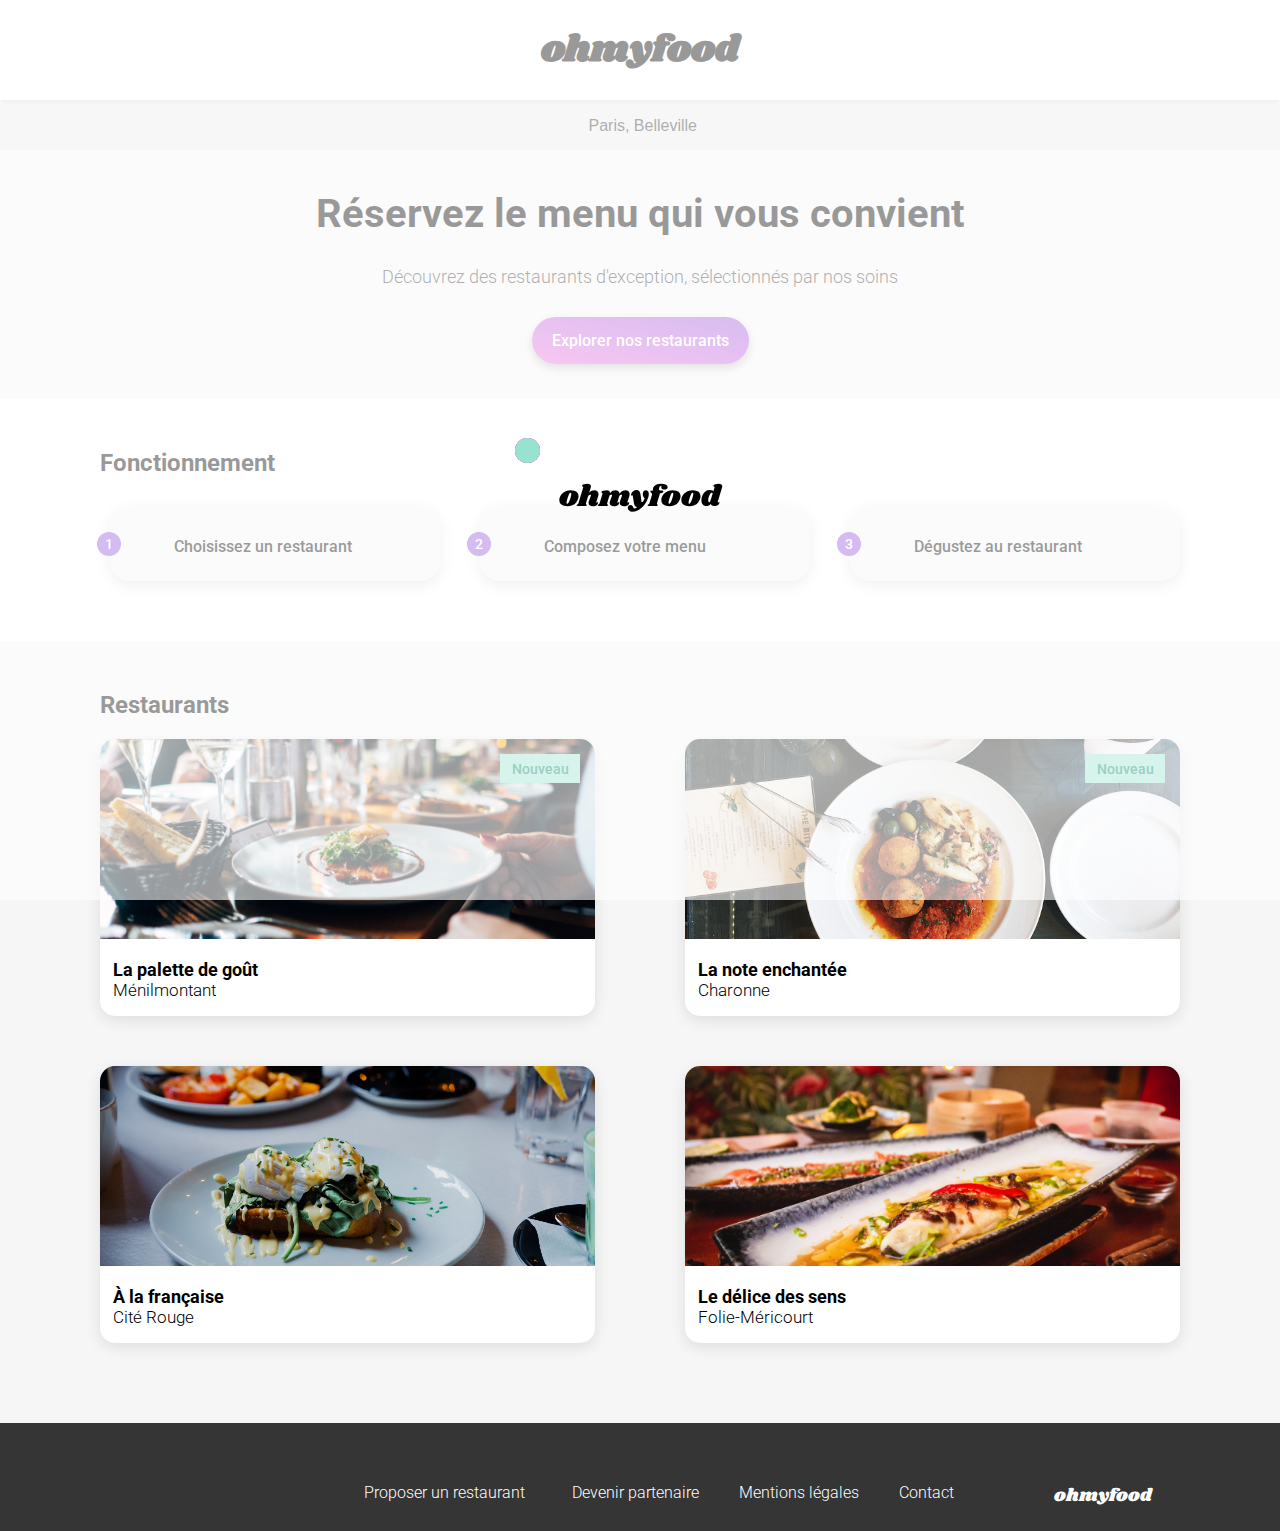
<file: index.html>
<!DOCTYPE html>
<html lang="fr">
  <head>
    <meta charset="UTF-8" />
    <title>ohmyfood - Accueil</title>
    <link
      rel="stylesheet"
      href="https://cdnjs.cloudflare.com/ajax/libs/font-awesome/6.2.1/css/all.min.css"
      integrity="sha512-MV7K8+y+gLIBoVD59lQIYicR65iaqukzvf/nwasF0nqhPay5w/9lJmVM2hMDcnK1OnMGCdVK+iQrJ7lzPJQd1w=="
      crossorigin="anonymous"
      referrerpolicy="no-referrer"
    />
    <link rel="stylesheet" href="./assets/styles/styles.css" />
    <meta name="viewport" content="width=device-width, initial-scale=1" />
  </head>
  <body class="body-animation">
    <header>
      <div class="header-nav">
        <h1 class="header-logo">ohmyfood</h1>
      </div>
      <form class="location-bar">
        <i class="fa-solid fa-location-dot fa-sm"></i>
        <input
          class="location-title"
          type="text"
          placeholder="Paris, Belleville"
        />
      </form>
    </header>
    <section class="hero">
      <div class="container hero-container">
        <h3 class="hero-title">Réservez le menu qui vous convient</h3>
        <p class="hero-subtitle">
          Découvrez des restaurants d'exception, sélectionnés par nos soins
        </p>
        <a class="hero-button btn-main" href="#restaurants"
          >Explorer nos restaurants</a
        >
      </div>
    </section>
    <section class="fonctionnement">
      <div class="container fonctionnement-container">
        <h3 class="fonctionement-title">Fonctionnement</h3>
        <div class="fonctionnement-list">
          <div class="fonctionnement-item">
            <i class="fa-solid fa-mobile-screen-button fa-lg"></i>
            <p class="fonctionnement-item-title">Choisissez un restaurant</p>
          </div>
          <div class="fonctionnement-item">
            <i class="fa-solid fa-list-ul fa-lg"></i>
            <p class="fonctionnement-item-title">Composez votre menu</p>
          </div>
          <div class="fonctionnement-item">
            <i class="fa-solid fa-store fa-lg"></i>
            <p class="fonctionnement-item-title">Dégustez au restaurant</p>
          </div>
        </div>
      </div>
    </section>
    <section class="restaurants" id="restaurants">
      <div class="container restaurants-container">
        <h3 class="restaurants-title">Restaurants</h3>
        <div class="restaurants-list">
          <a
            class="restaurants-item"
            href="restaurants/la_palette_du_gout.html"
          >
            <div class="restaurants-item-img">
              <img
                src="./assets/images/restaurants/jay-wennington-N_Y88TWmGwA-unsplash.jpg"
                alt="restaurant"
              />
            </div>
            <div class="restaurants-item-content">
              <div class="restaurants-item-content-header">
                <h4 class="restaurants-item-content-title">
                  La palette de goût
                </h4>
                <p class="restaurants-item-content-subtitle">Ménilmontant</p>
              </div>
              <div class="restaurants-item-content-like">
                <i class="fa-regular fa-heart fa-xl"></i>
              </div>
            </div>
          </a>
          <a class="restaurants-item" href="restaurants/la_note_enchantée.html">
            <div class="restaurants-item-img">
              <img
                src="./assets/images/restaurants/stil-u2Lp8tXIcjw-unsplash.jpg"
                alt="restaurant"
              />
            </div>
            <div class="restaurants-item-content">
              <div class="restaurants-item-content-header">
                <h4 class="restaurants-item-content-title">
                  La note enchantée
                </h4>
                <p class="restaurants-item-content-subtitle">Charonne</p>
              </div>
              <div class="restaurants-item-content-like">
                <i class="fa-regular fa-heart fa-xl"></i>
              </div>
            </div>
          </a>
          <a class="restaurants-item" href="restaurants/a_la_française.html">
            <div class="restaurants-item-img">
              <img
                src="./assets/images/restaurants/toa-heftiba-DQKerTsQwi0-unsplash.jpg"
                alt="restaurant"
              />
            </div>
            <div class="restaurants-item-content">
              <div class="restaurants-item-content-header">
                <h4 class="restaurants-item-content-title">À la française</h4>
                <p class="restaurants-item-content-subtitle">Cité Rouge</p>
              </div>
              <div class="restaurants-item-content-like">
                <i class="fa-regular fa-heart fa-xl"></i>
              </div>
            </div>
          </a>
          <a
            class="restaurants-item"
            href="restaurants/le_delice_des_sens.html"
          >
            <div class="restaurants-item-img">
              <img
                src="./assets/images/restaurants/louis-hansel-shotsoflouis-qNBGVyOCY8Q-unsplash.jpg"
                alt="restaurant"
              />
            </div>
            <div class="restaurants-item-content">
              <div class="restaurants-item-content-header">
                <h4 class="restaurants-item-content-title">
                  Le délice des sens
                </h4>
                <p class="restaurants-item-content-subtitle">Folie-Méricourt</p>
              </div>
              <div class="restaurants-item-content-like">
                <i class="fa-regular fa-heart fa-xl"></i>
              </div>
            </div>
          </a>
        </div>
      </div>
    </section>
    <footer class="footer">
      <p class="footer-logo">ohmyfood</p>
      <div class="footer-list">
        <a href="#" class="footer-item with-icon">
          <i class="fa-solid fa-utensils fa-sm"></i>
          Proposer un restaurant
        </a>
        <a class="footer-item with-icon" href="#">
          <i class="fa-solid fa-handshake-angle fa-2xs"></i>
          Devenir partenaire
        </a>
        <a class="footer-item" href="#"> Mentions légales </a>
        <a class="footer-item" href="mailto:exemple@exemple.com"> Contact </a>
      </div>
    </footer>
    <div class="loader-container hide">
      <div class="loader hide">
        <div class="loader--dot"></div>
        <div class="loader--dot"></div>
        <div class="loader--dot"></div>
        <div class="loader--dot"></div>
        <div class="loader--dot"></div>
        <div class="loader--dot"></div>
        <div class="loader--text">ohmyfood</div>
      </div>
    </div>
  </body>
</html>
</file>
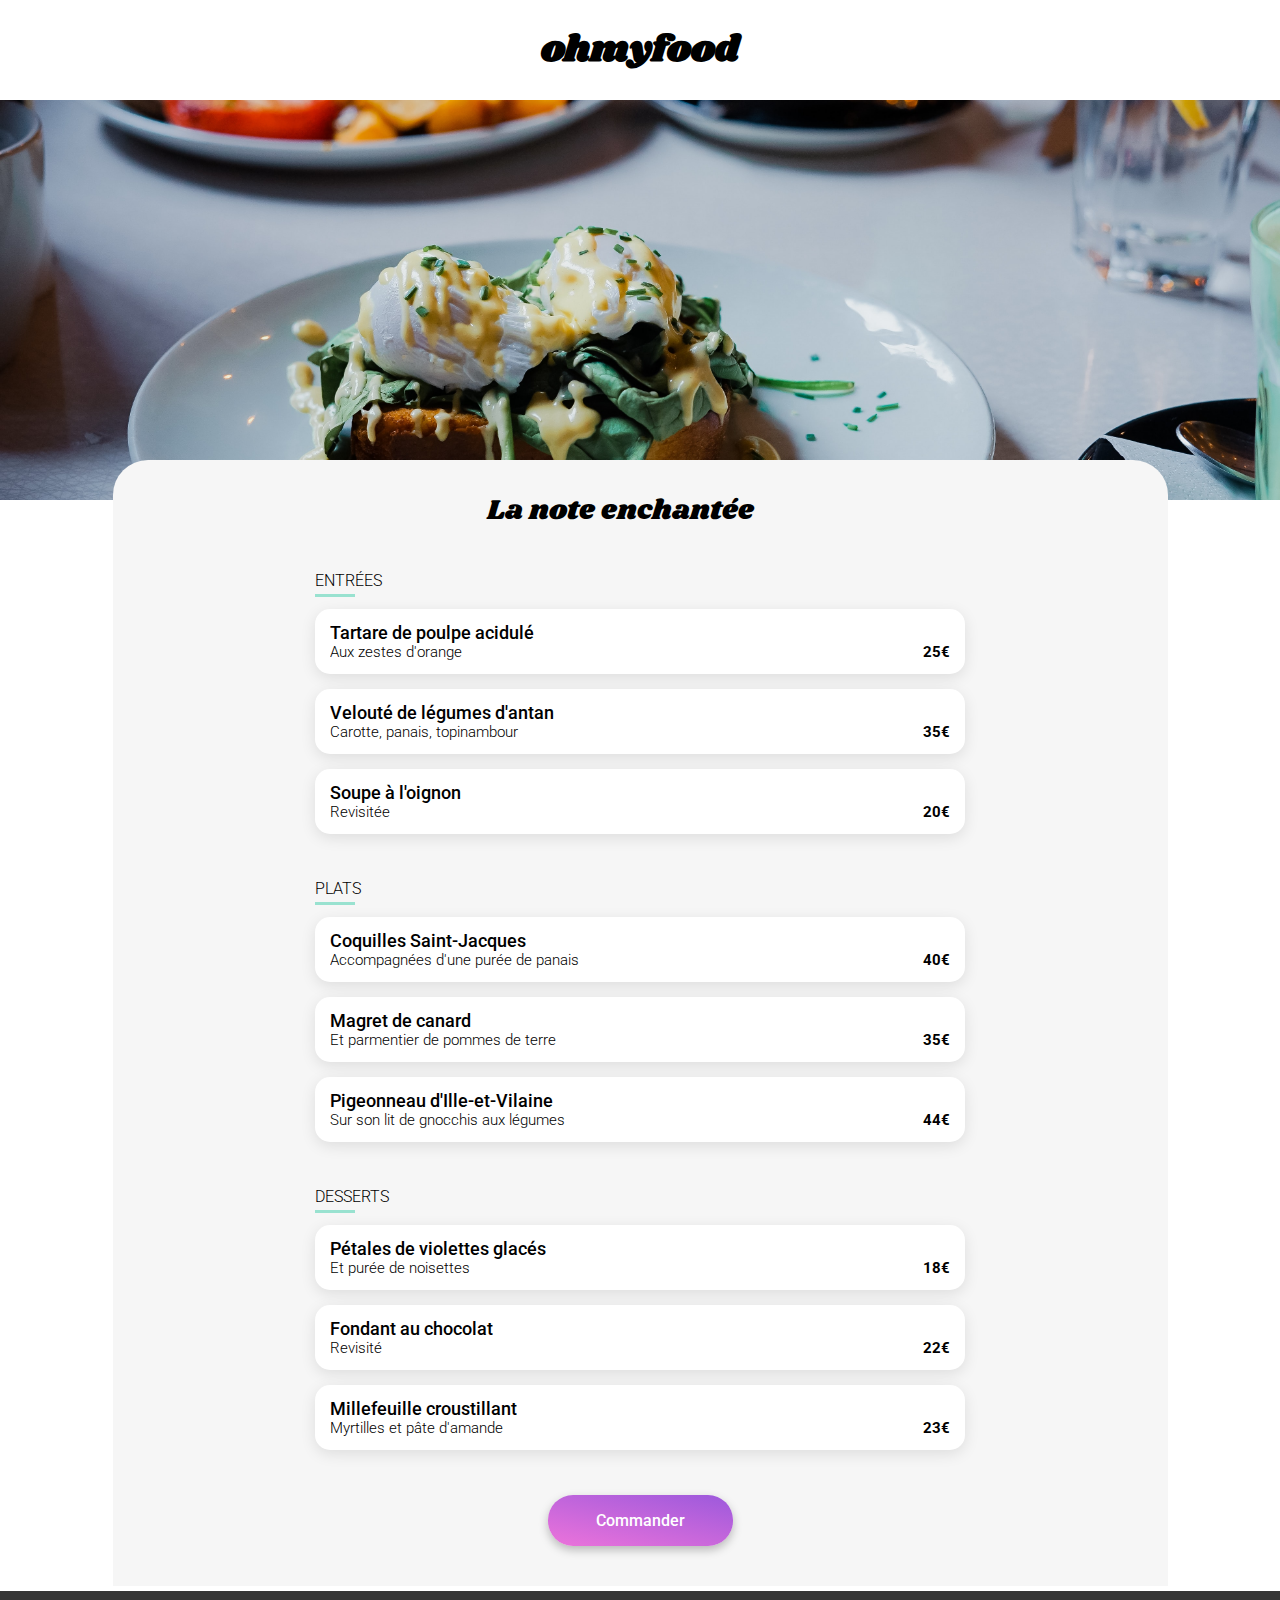
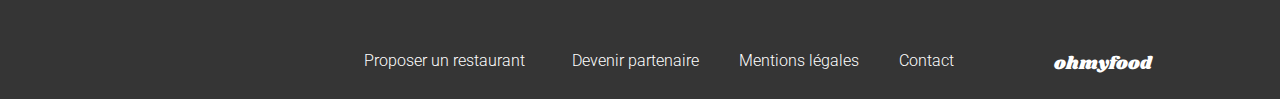
<file: a_la_française.html>
<!-- default html homepage -->
<!DOCTYPE html>
<html lang="fr">
  <head>
    <meta charset="UTF-8" />
    <title>ohmyfood - À la française</title>
    <link
      rel="stylesheet"
      href="https://cdnjs.cloudflare.com/ajax/libs/font-awesome/6.2.1/css/all.min.css"
      integrity="sha512-MV7K8+y+gLIBoVD59lQIYicR65iaqukzvf/nwasF0nqhPay5w/9lJmVM2hMDcnK1OnMGCdVK+iQrJ7lzPJQd1w=="
      crossorigin="anonymous"
      referrerpolicy="no-referrer"
    />
    <link rel="stylesheet" href="./assets/styles/styles.css" />
    <meta name="viewport" content="width=device-width, initial-scale=1" />
  </head>
  <body>
    <header>
      <div class="header-nav no-shadow">
        <a href="./index.html">
          <i class="header-arrow fa-solid fa-arrow-left fa-lg"></i>
        </a>
        <h1 class="header-logo">ohmyfood</h1>
      </div>
    </header>
    <section class="hero-image">
      <img
        src="assets/images/restaurants/toa-heftiba-DQKerTsQwi0-unsplash.jpg"
        alt="La palette du gout"
        class="hero-image-img"
      />
    </section>
    <section class="menu">
      <div class="menu-title">
        <h1 class="menu-title-text">La note enchantée</h1>
        <i class="fa-regular fa-heart fa-xl"></i>
      </div>
      <div class="menu-container">
        <h3 class="menu-container-title">Entrées</h3>
        <div class="menu-container-item">
          <div class="menu-container-item-content">
            <h4 class="menu-container-item-title">Tartare de poulpe acidulé</h4>
            <p class="menu-container-item-description">Aux zestes d'orange</p>
          </div>
          <div class="menu-container-item-content2">
            <div class="menu-container-item-price">
              <p class="menu-container-item-price-text">25€</p>
            </div>
            <div class="menu-container-item-slider">
              <i class="fa-solid fa-check fa-sm"></i>
            </div>
          </div>
        </div>
        <div class="menu-container-item">
          <div class="menu-container-item-content">
            <h4 class="menu-container-item-title">
              Velouté de légumes d'antan
            </h4>
            <p class="menu-container-item-description">
              Carotte, panais, topinambour
            </p>
          </div>
          <div class="menu-container-item-content2">
            <div class="menu-container-item-price">
              <p class="menu-container-item-price-text">35€</p>
            </div>
            <div class="menu-container-item-slider">
              <i class="fa-solid fa-check fa-sm"></i>
            </div>
          </div>
        </div>
        <div class="menu-container-item">
          <div class="menu-container-item-content">
            <h4 class="menu-container-item-title">Soupe à l'oignon</h4>
            <p class="menu-container-item-description">Revisitée</p>
          </div>
          <div class="menu-container-item-content2">
            <div class="menu-container-item-price">
              <p class="menu-container-item-price-text">20€</p>
            </div>
            <div class="menu-container-item-slider">
              <i class="fa-solid fa-check fa-sm"></i>
            </div>
          </div>
        </div>
      </div>
      <div class="menu-container">
        <h3 class="menu-container-title">Plats</h3>
        <div class="menu-container-item">
          <div class="menu-container-item-content">
            <h4 class="menu-container-item-title">Coquilles Saint-Jacques</h4>
            <p class="menu-container-item-description">
              Accompagnées d'une purée de panais
            </p>
          </div>
          <div class="menu-container-item-content2">
            <div class="menu-container-item-price">
              <p class="menu-container-item-price-text">40€</p>
            </div>
            <div class="menu-container-item-slider">
              <i class="fa-solid fa-check fa-sm"></i>
            </div>
          </div>
        </div>
        <div class="menu-container-item">
          <div class="menu-container-item-content">
            <h4 class="menu-container-item-title">Magret de canard</h4>
            <p class="menu-container-item-description">
              Et parmentier de pommes de terre
            </p>
          </div>
          <div class="menu-container-item-content2">
            <div class="menu-container-item-price">
              <p class="menu-container-item-price-text">35€</p>
            </div>
            <div class="menu-container-item-slider">
              <i class="fa-solid fa-check fa-sm"></i>
            </div>
          </div>
        </div>
        <div class="menu-container-item">
          <div class="menu-container-item-content">
            <h4 class="menu-container-item-title">
              Pigeonneau d'Ille-et-Vilaine
            </h4>
            <p class="menu-container-item-description">
              Sur son lit de gnocchis aux légumes
            </p>
          </div>
          <div class="menu-container-item-content2">
            <div class="menu-container-item-price">
              <p class="menu-container-item-price-text">44€</p>
            </div>
            <div class="menu-container-item-slider">
              <i class="fa-solid fa-check fa-sm"></i>
            </div>
          </div>
        </div>
      </div>
      <div class="menu-container">
        <h3 class="menu-container-title">Desserts</h3>
        <div class="menu-container-item">
          <div class="menu-container-item-content">
            <h4 class="menu-container-item-title">
              Pétales de violettes glacés
            </h4>
            <p class="menu-container-item-description">Et purée de noisettes</p>
          </div>
          <div class="menu-container-item-content2">
            <div class="menu-container-item-price">
              <p class="menu-container-item-price-text">18€</p>
            </div>
            <div class="menu-container-item-slider">
              <i class="fa-solid fa-check fa-sm"></i>
            </div>
          </div>
        </div>
        <div class="menu-container-item">
          <div class="menu-container-item-content">
            <h4 class="menu-container-item-title">Fondant au chocolat</h4>
            <p class="menu-container-item-description">Revisité</p>
          </div>
          <div class="menu-container-item-content2">
            <div class="menu-container-item-price">
              <p class="menu-container-item-price-text">22€</p>
            </div>
            <div class="menu-container-item-slider">
              <i class="fa-solid fa-check fa-sm"></i>
            </div>
          </div>
        </div>
        <div class="menu-container-item">
          <div class="menu-container-item-content">
            <h4 class="menu-container-item-title">Millefeuille croustillant</h4>
            <p class="menu-container-item-description">
              Myrtilles et pâte d'amande
            </p>
          </div>
          <div class="menu-container-item-content2">
            <div class="menu-container-item-price">
              <p class="menu-container-item-price-text">23€</p>
            </div>
            <div class="menu-container-item-slider">
              <i class="fa-solid fa-check fa-sm"></i>
            </div>
          </div>
        </div>
      </div>
      <a class="menu-button btn-main" href="#restaurants">Commander</a>
    </section>
    <footer class="footer">
      <p class="footer-logo">ohmyfood</p>
      <div class="footer-list">
        <a href="#" class="footer-item with-icon">
          <i class="fa-solid fa-utensils fa-sm"></i>
          Proposer un restaurant
        </a>
        <a class="footer-item with-icon" href="#">
          <i class="fa-solid fa-handshake-angle fa-2xs"></i>
          Devenir partenaire
        </a>
        <a class="footer-item" href="#"> Mentions légales </a>
        <a class="footer-item" href="mailto:exemple@exemple.com"> Contact </a>
      </div>
    </footer>
  </body>
</html>
</file>
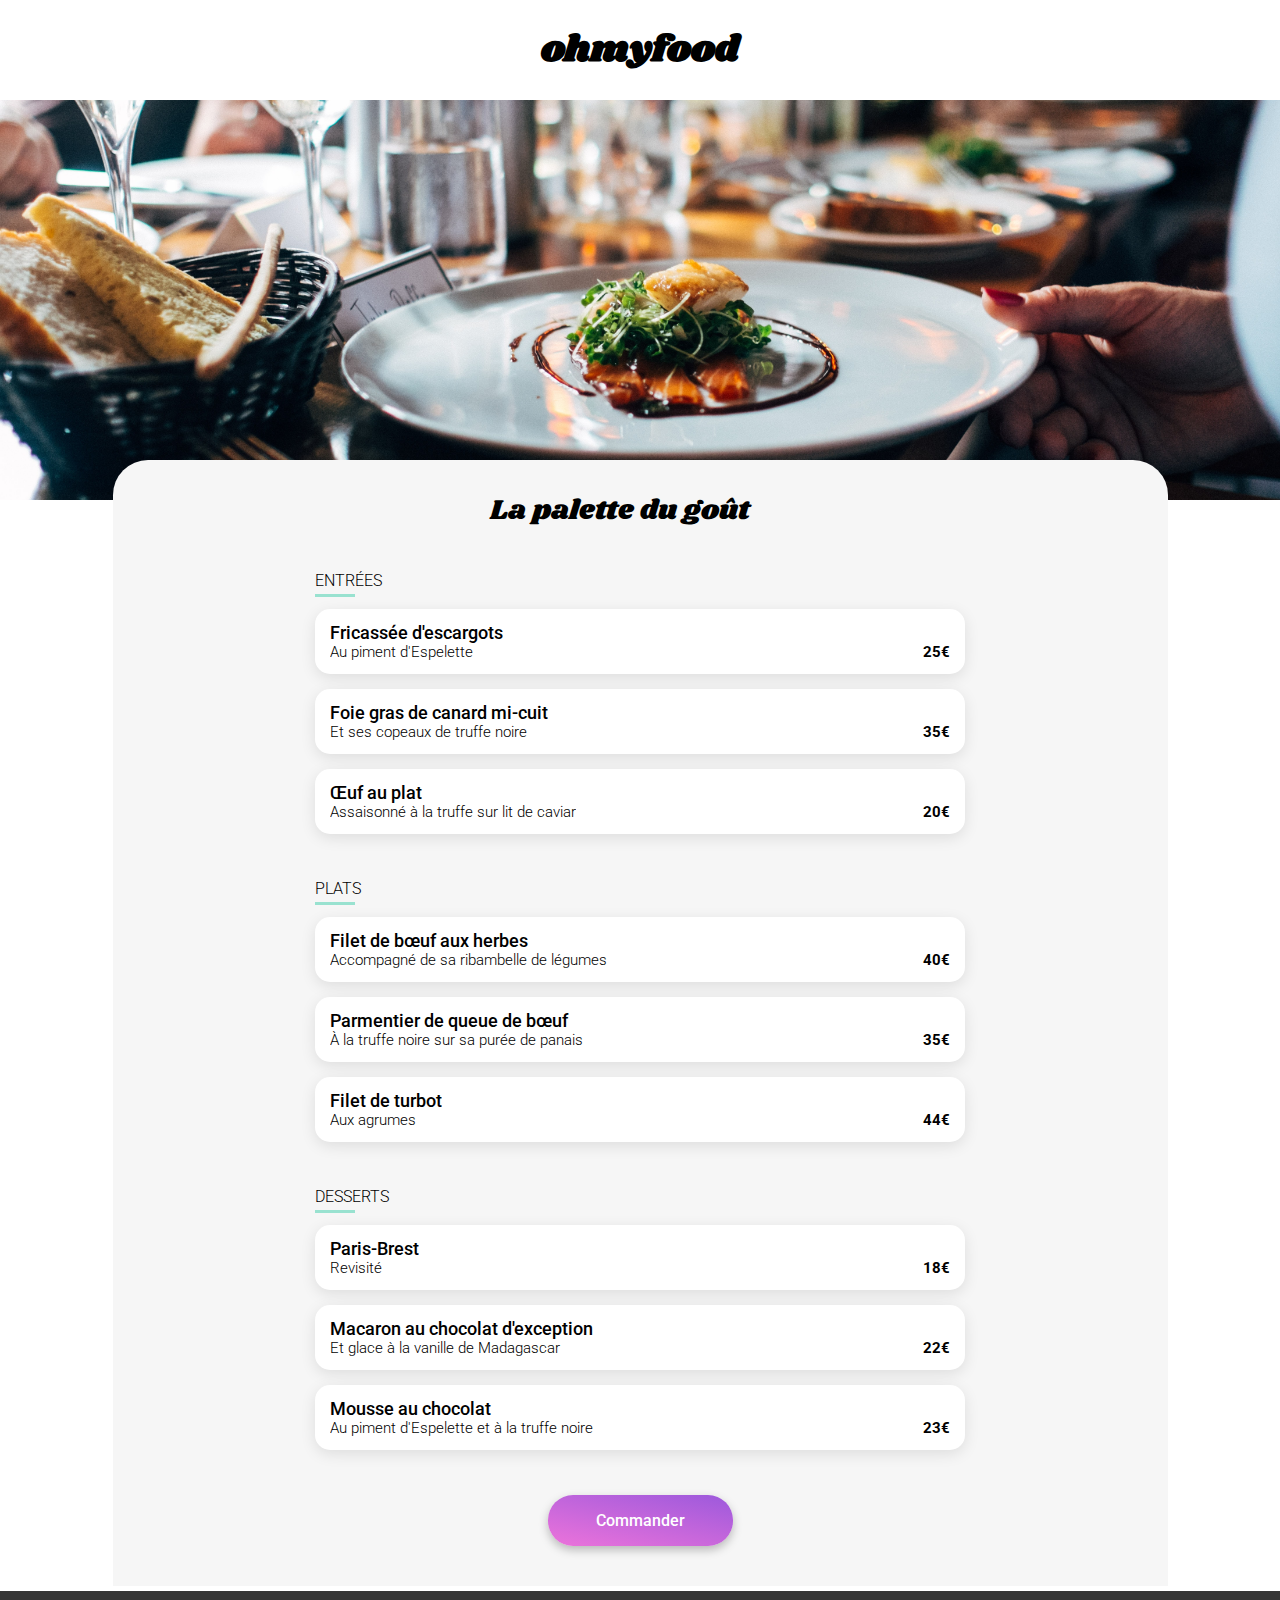
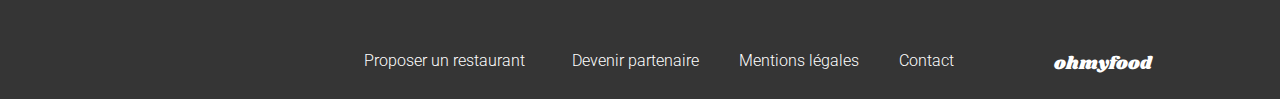
<file: La palette du gout.html>
<!-- default html homepage -->
<!DOCTYPE html>
<html lang="fr">
  <head>
    <meta charset="UTF-8" />
    <title>ohmyfood - La palette du gout</title>
    <link
      rel="stylesheet"
      href="https://cdnjs.cloudflare.com/ajax/libs/font-awesome/6.2.1/css/all.min.css"
      integrity="sha512-MV7K8+y+gLIBoVD59lQIYicR65iaqukzvf/nwasF0nqhPay5w/9lJmVM2hMDcnK1OnMGCdVK+iQrJ7lzPJQd1w=="
      crossorigin="anonymous"
      referrerpolicy="no-referrer"
    />
    <link rel="stylesheet" href="./assets/styles/styles.css" />
  </head>
  <body>
    <header>
      <div class="header-nav no-shadow">
        <a href="./index.html">
          <i class="header-arrow fa-solid fa-arrow-left fa-lg"></i>
        </a>
        <h1 class="header-logo">ohmyfood</h1>
      </div>
    </header>
    <section class="hero-image">
      <img
        src="./assets/images/restaurants/jay-wennington-N_Y88TWmGwA-unsplash.jpg"
        alt="La palette du gout"
        class="hero-image-img"
      />
    </section>
    <section class="menu">
      <div class="menu-title">
        <h1 class="menu-title-text">La palette du goût</h1>
        <i class="fa-regular fa-heart fa-xl"></i>
      </div>
      <div class="menu-container">
        <h3 class="menu-container-title">Entrées</h3>
        <div class="menu-container-item">
          <div class="menu-container-item-content">
            <h4 class="menu-container-item-title">Fricassée d'escargots</h4>
            <p class="menu-container-item-description">Au piment d'Espelette</p>
          </div>
          <div class="menu-container-item-price">
            <p class="menu-container-item-price-text">25€</p>
          </div>
        </div>
        <div class="menu-container-item">
          <div class="menu-container-item-content">
            <h4 class="menu-container-item-title">
              Foie gras de canard mi-cuit
            </h4>
            <p class="menu-container-item-description">
              Et ses copeaux de truffe noire
            </p>
          </div>
          <div class="menu-container-item-price">
            <p class="menu-container-item-price-text">35€</p>
          </div>
        </div>
        <div class="menu-container-item">
          <div class="menu-container-item-content">
            <h4 class="menu-container-item-title">Œuf au plat</h4>
            <p class="menu-container-item-description">
              Assaisonné à la truffe sur lit de caviar
            </p>
          </div>
          <div class="menu-container-item-price">
            <p class="menu-container-item-price-text">20€</p>
          </div>
        </div>
      </div>
      <div class="menu-container">
        <h3 class="menu-container-title">Plats</h3>
        <div class="menu-container-item">
          <div class="menu-container-item-content">
            <h4 class="menu-container-item-title">Filet de bœuf aux herbes</h4>
            <p class="menu-container-item-description">
              Accompagné de sa ribambelle de légumes
            </p>
          </div>
          <div class="menu-container-item-price">
            <p class="menu-container-item-price-text">40€</p>
          </div>
        </div>
        <div class="menu-container-item">
          <div class="menu-container-item-content">
            <h4 class="menu-container-item-title">
              Parmentier de queue de bœuf
            </h4>
            <p class="menu-container-item-description">
              À la truffe noire sur sa purée de panais
            </p>
          </div>
          <div class="menu-container-item-price">
            <p class="menu-container-item-price-text">35€</p>
          </div>
        </div>
        <div class="menu-container-item">
          <div class="menu-container-item-content">
            <h4 class="menu-container-item-title">Filet de turbot</h4>
            <p class="menu-container-item-description">Aux agrumes</p>
          </div>
          <div class="menu-container-item-price">
            <p class="menu-container-item-price-text">44€</p>
          </div>
        </div>
      </div>
      <div class="menu-container">
        <h3 class="menu-container-title">Desserts</h3>
        <div class="menu-container-item">
          <div class="menu-container-item-content">
            <h4 class="menu-container-item-title">Paris-Brest</h4>
            <p class="menu-container-item-description">Revisité</p>
          </div>
          <div class="menu-container-item-price">
            <p class="menu-container-item-price-text">18€</p>
          </div>
        </div>
        <div class="menu-container-item">
          <div class="menu-container-item-content">
            <h4 class="menu-container-item-title">
              Macaron au chocolat d'exception
            </h4>
            <p class="menu-container-item-description">
              Et glace à la vanille de Madagascar
            </p>
          </div>
          <div class="menu-container-item-price">
            <p class="menu-container-item-price-text">22€</p>
          </div>
        </div>
        <div class="menu-container-item">
          <div class="menu-container-item-content">
            <h4 class="menu-container-item-title">Mousse au chocolat</h4>
            <p class="menu-container-item-description">
              Au piment d'Espelette et à la truffe noire
            </p>
          </div>
          <div class="menu-container-item-price">
            <p class="menu-container-item-price-text">23€</p>
          </div>
        </div>
      </div>
      <a class="menu-button btn-main" href="#restaurants">Commander</a>
    </section>
    <footer class="footer">
      <p class="footer-logo">ohmyfood</p>
      <div class="footer-list">
        <a href="#" class="footer-item with-icon">
          <i class="fa-solid fa-utensils fa-sm"></i>
          Proposer un restaurant
        </a>
        <a class="footer-item with-icon" href="#">
          <i class="fa-solid fa-handshake-angle fa-2xs"></i>
          Devenir partenaire
        </a>
        <a class="footer-item" href="#"> Mentions légales </a>
        <a class="footer-item" href="#"> Contact </a>
      </div>
    </footer>
  </body>
</html>
</file>
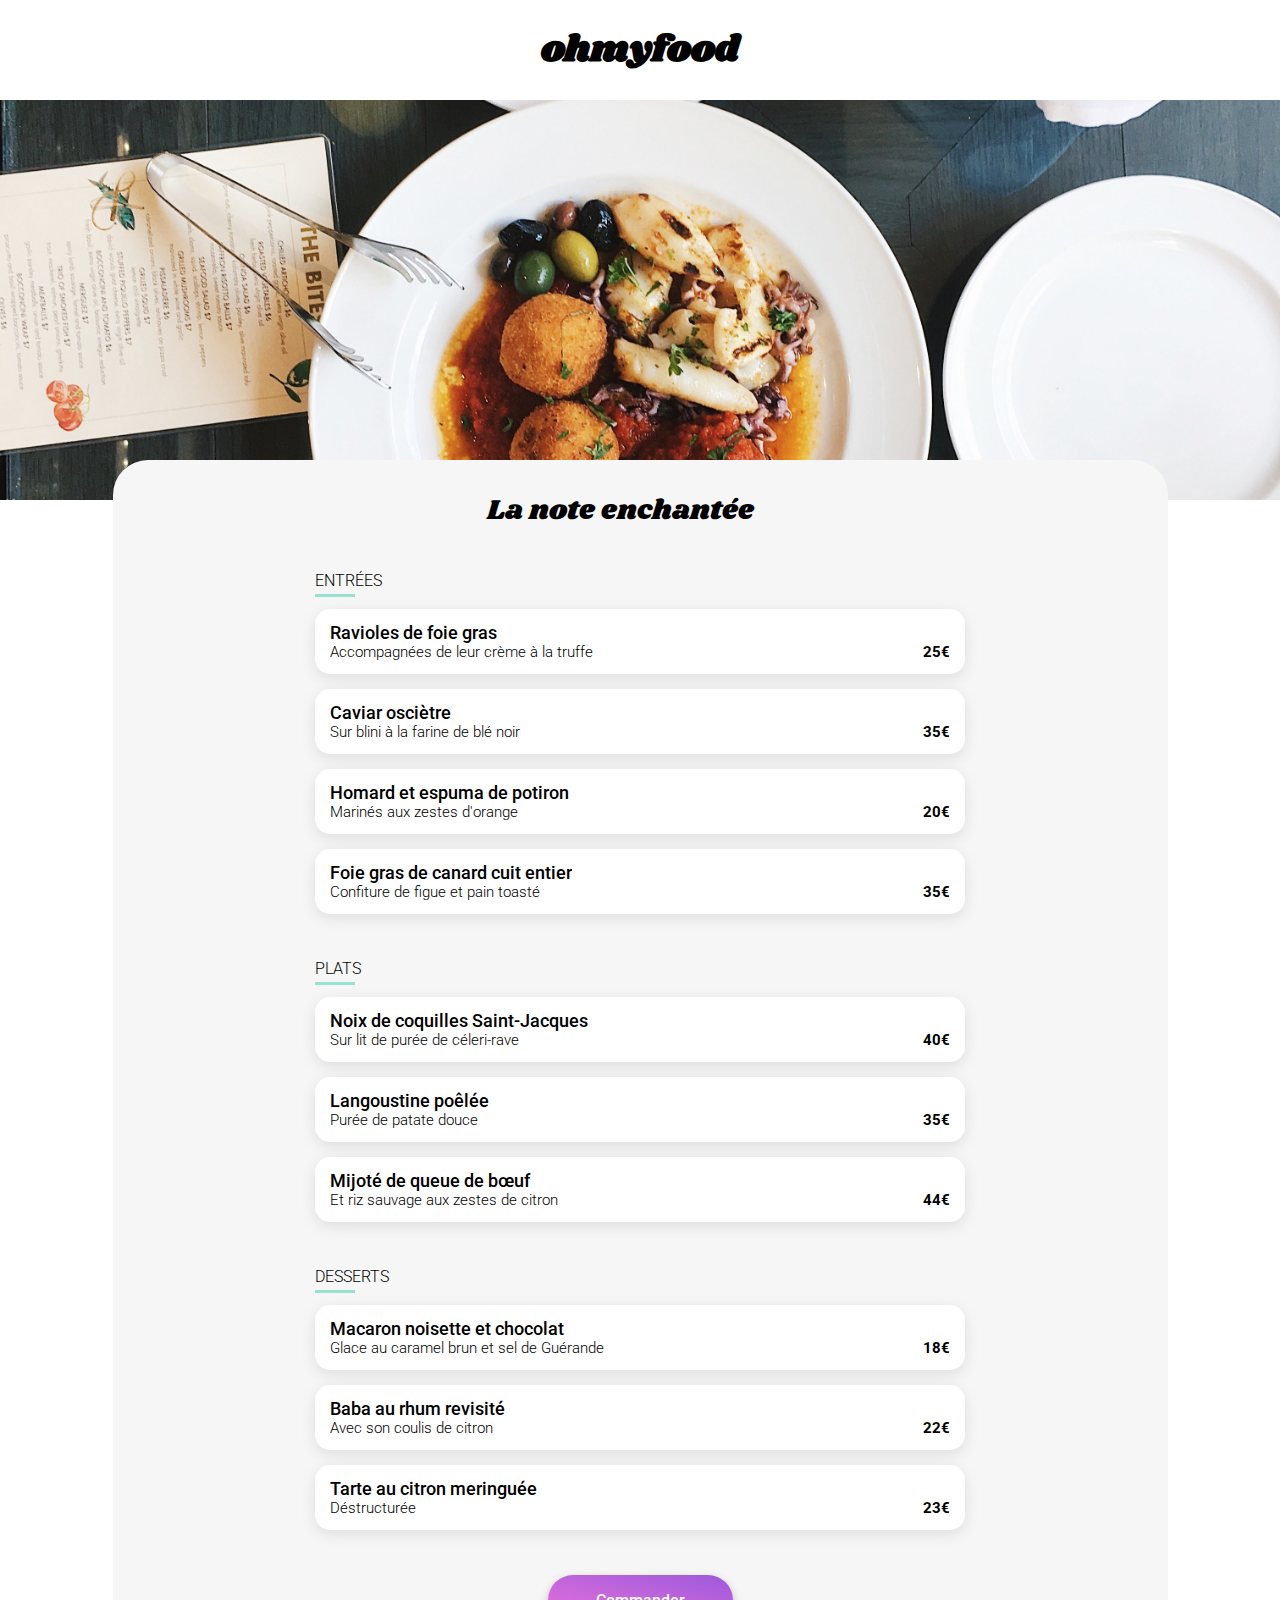
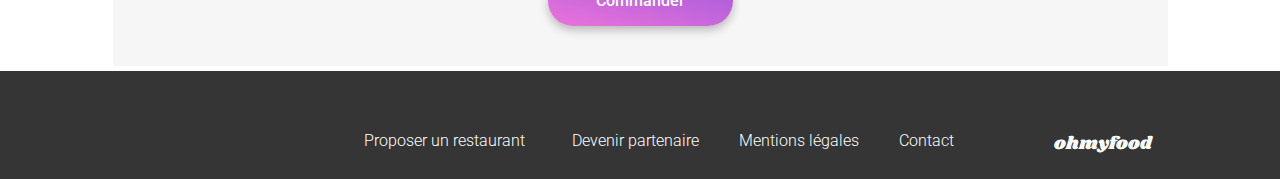
<file: la_note_enchantée.html>
<!-- default html homepage -->
<!DOCTYPE html>
<html lang="fr">
  <head>
    <meta charset="UTF-8" />
    <title>ohmyfood - La note enchantée</title>
    <link
      rel="stylesheet"
      href="https://cdnjs.cloudflare.com/ajax/libs/font-awesome/6.2.1/css/all.min.css"
      integrity="sha512-MV7K8+y+gLIBoVD59lQIYicR65iaqukzvf/nwasF0nqhPay5w/9lJmVM2hMDcnK1OnMGCdVK+iQrJ7lzPJQd1w=="
      crossorigin="anonymous"
      referrerpolicy="no-referrer"
    />
    <link rel="stylesheet" href="./assets/styles/styles.css" />
    <meta name="viewport" content="width=device-width, initial-scale=1" />
  </head>
  <body>
    <header>
      <div class="header-nav no-shadow">
        <a href="./index.html">
          <i class="header-arrow fa-solid fa-arrow-left fa-lg"></i>
        </a>
        <h1 class="header-logo">ohmyfood</h1>
      </div>
    </header>
    <section class="hero-image">
      <img
        src="assets/images/restaurants/stil-u2Lp8tXIcjw-unsplash.jpg"
        alt="La palette du gout"
        class="hero-image-img"
      />
    </section>
    <section class="menu">
      <div class="menu-title">
        <h1 class="menu-title-text">La note enchantée</h1>
        <i class="fa-regular fa-heart fa-xl"></i>
      </div>
      <div class="menu-container">
        <h3 class="menu-container-title">Entrées</h3>
        <div class="menu-container-item">
          <div class="menu-container-item-content">
            <h4 class="menu-container-item-title">Ravioles de foie gras</h4>
            <p class="menu-container-item-description">Accompagnées de leur crème à la truffe</p>
          </div>
          <div class="menu-container-item-content2">
            <div class="menu-container-item-price">
              <p class="menu-container-item-price-text">25€</p>
            </div>
            <div class="menu-container-item-slider">
              <i class="fa-solid fa-check fa-sm"></i>
            </div>
          </div>
        </div>
        <div class="menu-container-item">
          <div class="menu-container-item-content">
            <h4 class="menu-container-item-title">
              Caviar osciètre
            </h4>
            <p class="menu-container-item-description">
              Sur blini à la farine de blé noir
            </p>
          </div>
          <div class="menu-container-item-content2">
            <div class="menu-container-item-price">
              <p class="menu-container-item-price-text">35€</p>
            </div>
            <div class="menu-container-item-slider">
              <i class="fa-solid fa-check fa-sm"></i>
            </div>
          </div>
        </div>
        <div class="menu-container-item">
          <div class="menu-container-item-content">
            <h4 class="menu-container-item-title">Homard et espuma de potiron</h4>
            <p class="menu-container-item-description">Marinés aux zestes d'orange</p>
          </div>
          <div class="menu-container-item-content2">
            <div class="menu-container-item-price">
              <p class="menu-container-item-price-text">20€</p>
            </div>
            <div class="menu-container-item-slider">
              <i class="fa-solid fa-check fa-sm"></i>
            </div>
          </div>
        </div>
        <div class="menu-container-item">
          <div class="menu-container-item-content">
            <h4 class="menu-container-item-title">Foie gras de canard cuit entier</h4>
            <p class="menu-container-item-description">Confiture de figue et pain toasté</p>
          </div>
          <div class="menu-container-item-content2">
            <div class="menu-container-item-price">
              <p class="menu-container-item-price-text">35€</p>
            </div>
            <div class="menu-container-item-slider">
              <i class="fa-solid fa-check fa-sm"></i>
            </div>
          </div>
        </div>
      </div>
      <div class="menu-container">
        <h3 class="menu-container-title">Plats</h3>
        <div class="menu-container-item">
          <div class="menu-container-item-content">
            <h4 class="menu-container-item-title">
              Noix de coquilles Saint-Jacques
            </h4>
            <p class="menu-container-item-description">Sur lit de purée de céleri-rave</p>
          </div>
          <div class="menu-container-item-content2">
            <div class="menu-container-item-price">
              <p class="menu-container-item-price-text">40€</p>
            </div>
            <div class="menu-container-item-slider">
              <i class="fa-solid fa-check fa-sm"></i>
            </div>
          </div>
        </div>
        <div class="menu-container-item">
          <div class="menu-container-item-content">
            <h4 class="menu-container-item-title">Langoustine poêlée</h4>
            <p class="menu-container-item-description">
              Purée de patate douce
            </p>
          </div>
          <div class="menu-container-item-content2">
            <div class="menu-container-item-price">
              <p class="menu-container-item-price-text">35€</p>
            </div>
            <div class="menu-container-item-slider">
              <i class="fa-solid fa-check fa-sm"></i>
            </div>
          </div>
        </div>
        <div class="menu-container-item">
          <div class="menu-container-item-content">
            <h4 class="menu-container-item-title">Mijoté de queue de bœuf</h4>
            <p class="menu-container-item-description">Et riz sauvage aux zestes de citron</p>
          </div>
          <div class="menu-container-item-content2">
            <div class="menu-container-item-price">
              <p class="menu-container-item-price-text">44€</p>
            </div>
            <div class="menu-container-item-slider">
              <i class="fa-solid fa-check fa-sm"></i>
            </div>
          </div>
        </div>
      </div>
      <div class="menu-container">
        <h3 class="menu-container-title">Desserts</h3>
        <div class="menu-container-item">
          <div class="menu-container-item-content">
            <h4 class="menu-container-item-title">Macaron noisette et chocolat</h4>
            <p class="menu-container-item-description">Glace au caramel brun et sel de Guérande</p>
          </div>
          <div class="menu-container-item-content2">
            <div class="menu-container-item-price">
              <p class="menu-container-item-price-text">18€</p>
            </div>
            <div class="menu-container-item-slider">
              <i class="fa-solid fa-check fa-sm"></i>
            </div>
          </div>
        </div>
        <div class="menu-container-item">
          <div class="menu-container-item-content">
            <h4 class="menu-container-item-title">Baba au rhum revisité</h4>
            <p class="menu-container-item-description">Avec son coulis de citron</p>
          </div>
          <div class="menu-container-item-content2">
            <div class="menu-container-item-price">
              <p class="menu-container-item-price-text">22€</p>
            </div>
            <div class="menu-container-item-slider">
              <i class="fa-solid fa-check fa-sm"></i>
            </div>
          </div>
        </div>
        <div class="menu-container-item">
          <div class="menu-container-item-content">
            <h4 class="menu-container-item-title">Tarte au citron meringuée</h4>
            <p class="menu-container-item-description">Déstructurée</p>
          </div>
          <div class="menu-container-item-content2">
            <div class="menu-container-item-price">
              <p class="menu-container-item-price-text">23€</p>
            </div>
            <div class="menu-container-item-slider">
              <i class="fa-solid fa-check fa-sm"></i>
            </div>
          </div>
        </div>
      </div>
      <a class="menu-button btn-main" href="#restaurants">Commander</a>
    </section>
    <footer class="footer">
      <p class="footer-logo">ohmyfood</p>
      <div class="footer-list">
        <a href="#" class="footer-item with-icon">
          <i class="fa-solid fa-utensils fa-sm"></i>
          Proposer un restaurant
        </a>
        <a class="footer-item with-icon" href="#">
          <i class="fa-solid fa-handshake-angle fa-2xs"></i>
          Devenir partenaire
        </a>
        <a class="footer-item" href="#"> Mentions légales </a>
        <a class="footer-item" href="mailto:exemple@exemple.com"> Contact </a>
      </div>
    </footer>
  </body>
</html>
</file>
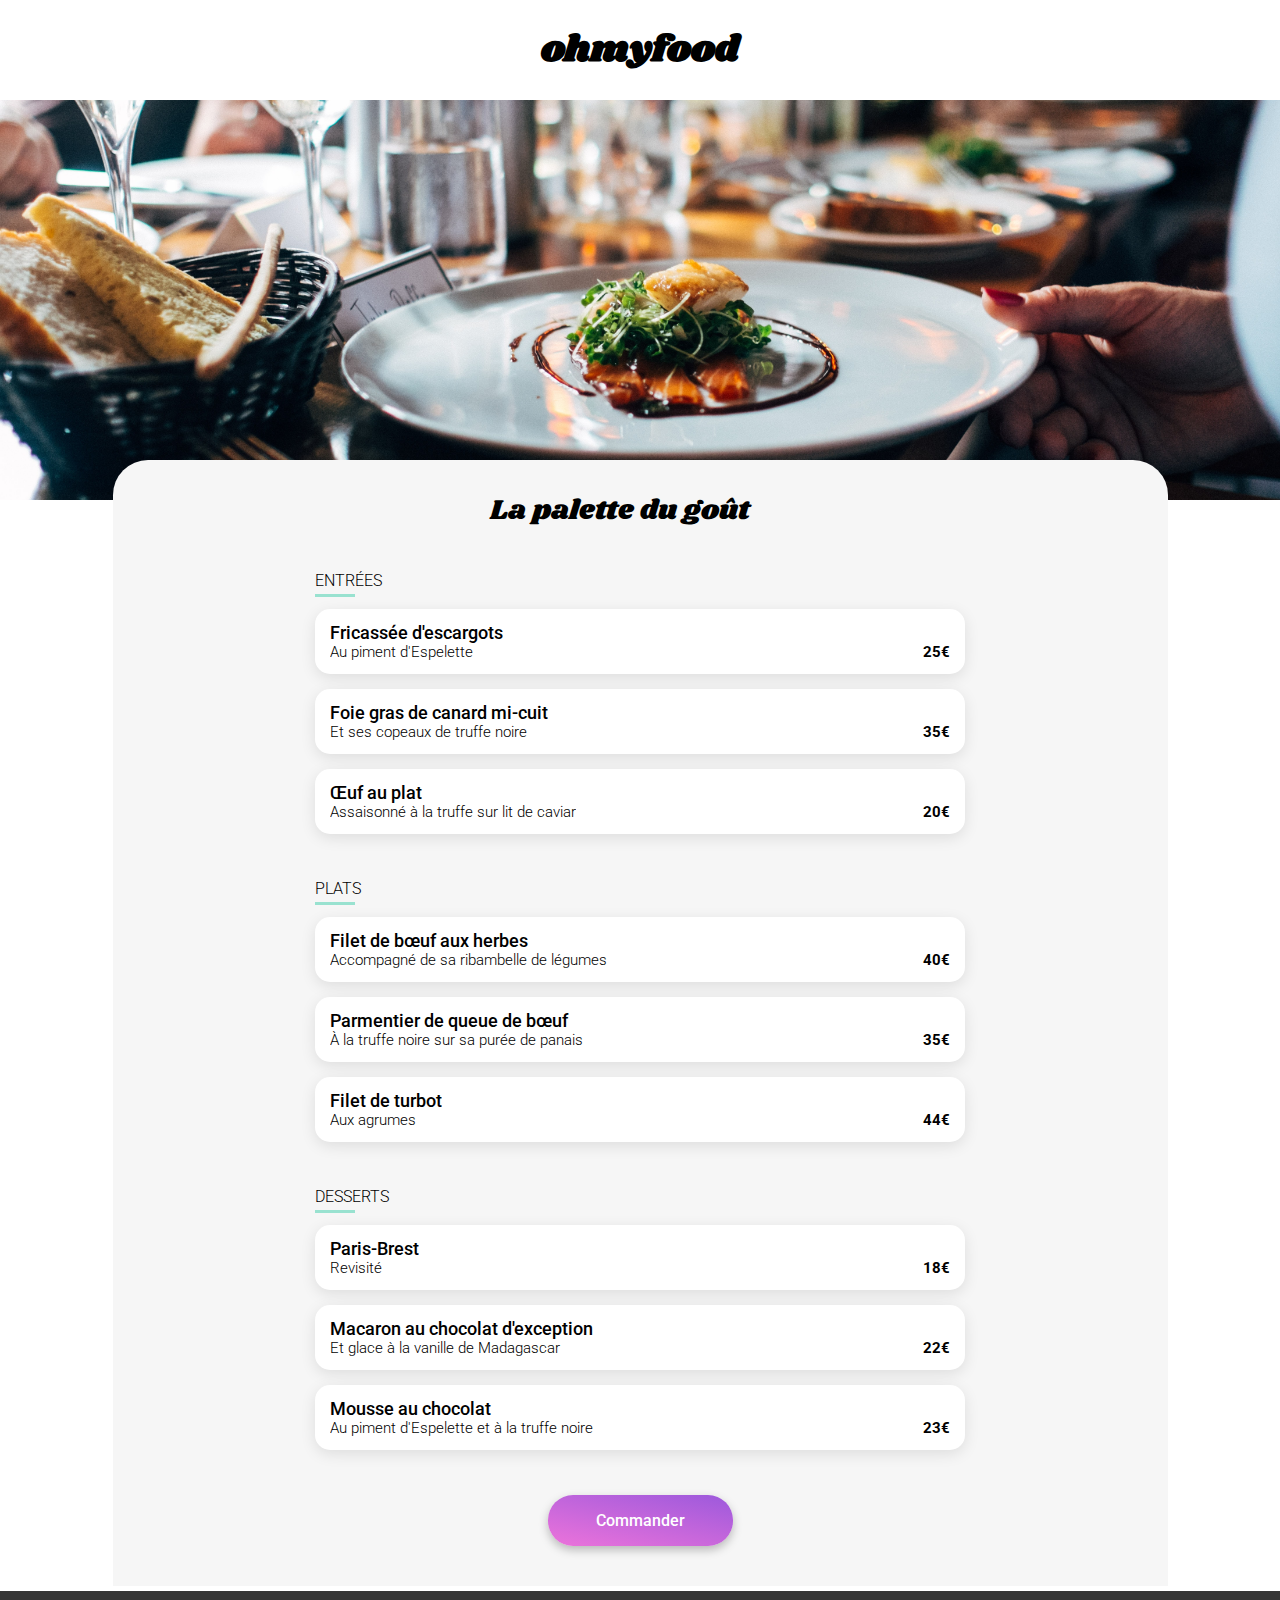
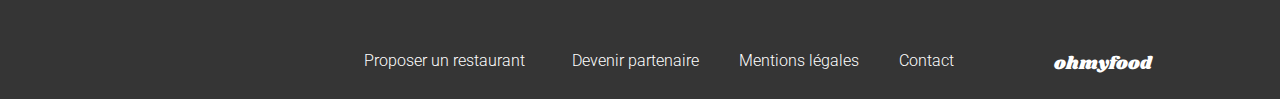
<file: la_palette_du_gout.html>
<!-- default html homepage -->
<!DOCTYPE html>
<html lang="fr">
  <head>
    <meta charset="UTF-8" />
    <title>ohmyfood - La palette du gout</title>
    <link
      rel="stylesheet"
      href="https://cdnjs.cloudflare.com/ajax/libs/font-awesome/6.2.1/css/all.min.css"
      integrity="sha512-MV7K8+y+gLIBoVD59lQIYicR65iaqukzvf/nwasF0nqhPay5w/9lJmVM2hMDcnK1OnMGCdVK+iQrJ7lzPJQd1w=="
      crossorigin="anonymous"
      referrerpolicy="no-referrer"
    />
    <link rel="stylesheet" href="./assets/styles/styles.css" />
    <meta name="viewport" content="width=device-width, initial-scale=1" />
  </head>
  <body>
    <header>
      <div class="header-nav no-shadow">
        <a href="./index.html">
          <i class="header-arrow fa-solid fa-arrow-left fa-lg"></i>
        </a>
        <h1 class="header-logo">ohmyfood</h1>
      </div>
    </header>
    <section class="hero-image">
      <img
        src="./assets/images/restaurants/jay-wennington-N_Y88TWmGwA-unsplash.jpg"
        alt="La palette du gout"
        class="hero-image-img"
      />
    </section>
    <section class="menu">
      <div class="menu-title">
        <h1 class="menu-title-text">La palette du goût</h1>
        <i class="fa-regular fa-heart fa-xl"></i>
      </div>
      <div class="menu-container">
        <h3 class="menu-container-title">Entrées</h3>
        <div class="menu-container-item">
          <div class="menu-container-item-content">
            <h4 class="menu-container-item-title">Fricassée d'escargots</h4>
            <p class="menu-container-item-description">Au piment d'Espelette</p>
          </div>
          <div class="menu-container-item-content2">
            <div class="menu-container-item-price">
              <p class="menu-container-item-price-text">25€</p>
            </div>
            <div class="menu-container-item-slider">
              <i class="fa-solid fa-check fa-sm"></i>
            </div>
          </div>
        </div>
        <div class="menu-container-item">
          <div class="menu-container-item-content">
            <h4 class="menu-container-item-title">
              Foie gras de canard mi-cuit
            </h4>
            <p class="menu-container-item-description">
              Et ses copeaux de truffe noire
            </p>
          </div>
          <div class="menu-container-item-content2">
            <div class="menu-container-item-price">
              <p class="menu-container-item-price-text">35€</p>
            </div>
            <div class="menu-container-item-slider">
              <i class="fa-solid fa-check fa-sm"></i>
            </div>
          </div>
        </div>
        <div class="menu-container-item">
          <div class="menu-container-item-content">
            <h4 class="menu-container-item-title">Œuf au plat</h4>
            <p class="menu-container-item-description">
              Assaisonné à la truffe sur lit de caviar
            </p>
          </div>
          <div class="menu-container-item-content2">
            <div class="menu-container-item-price">
              <p class="menu-container-item-price-text">20€</p>
            </div>
            <div class="menu-container-item-slider">
              <i class="fa-solid fa-check fa-sm"></i>
            </div>
          </div>
        </div>
      </div>
      <div class="menu-container">
        <h3 class="menu-container-title">Plats</h3>
        <div class="menu-container-item">
          <div class="menu-container-item-content">
            <h4 class="menu-container-item-title">Filet de bœuf aux herbes</h4>
            <p class="menu-container-item-description">
              Accompagné de sa ribambelle de légumes
            </p>
          </div>
          <div class="menu-container-item-content2">
            <div class="menu-container-item-price">
              <p class="menu-container-item-price-text">40€</p>
            </div>
            <div class="menu-container-item-slider">
              <i class="fa-solid fa-check fa-sm"></i>
            </div>
          </div>
        </div>
        <div class="menu-container-item">
          <div class="menu-container-item-content">
            <h4 class="menu-container-item-title">
              Parmentier de queue de bœuf
            </h4>
            <p class="menu-container-item-description">
              À la truffe noire sur sa purée de panais
            </p>
          </div>
          <div class="menu-container-item-content2">
            <div class="menu-container-item-price">
              <p class="menu-container-item-price-text">35€</p>
            </div>
            <div class="menu-container-item-slider">
              <i class="fa-solid fa-check fa-sm"></i>
            </div>
          </div>
        </div>
        <div class="menu-container-item">
          <div class="menu-container-item-content">
            <h4 class="menu-container-item-title">Filet de turbot</h4>
            <p class="menu-container-item-description">Aux agrumes</p>
          </div>
          <div class="menu-container-item-content2">
            <div class="menu-container-item-price">
              <p class="menu-container-item-price-text">44€</p>
            </div>
            <div class="menu-container-item-slider">
              <i class="fa-solid fa-check fa-sm"></i>
            </div>
          </div>
        </div>
      </div>
      <div class="menu-container">
        <h3 class="menu-container-title">Desserts</h3>
        <div class="menu-container-item">
          <div class="menu-container-item-content">
            <h4 class="menu-container-item-title">Paris-Brest</h4>
            <p class="menu-container-item-description">Revisité</p>
          </div>
          <div class="menu-container-item-content2">
            <div class="menu-container-item-price">
              <p class="menu-container-item-price-text">18€</p>
            </div>
            <div class="menu-container-item-slider">
              <i class="fa-solid fa-check fa-sm"></i>
            </div>
          </div>
        </div>
        <div class="menu-container-item">
          <div class="menu-container-item-content">
            <h4 class="menu-container-item-title">
              Macaron au chocolat d'exception
            </h4>
            <p class="menu-container-item-description">
              Et glace à la vanille de Madagascar
            </p>
          </div>
          <div class="menu-container-item-content2">
            <div class="menu-container-item-price">
              <p class="menu-container-item-price-text">22€</p>
            </div>
            <div class="menu-container-item-slider">
              <i class="fa-solid fa-check fa-sm"></i>
            </div>
          </div>
        </div>
        <div class="menu-container-item">
          <div class="menu-container-item-content">
            <h4 class="menu-container-item-title">Mousse au chocolat</h4>
            <p class="menu-container-item-description">
              Au piment d'Espelette et à la truffe noire
            </p>
          </div>
          <div class="menu-container-item-content2">
            <div class="menu-container-item-price">
              <p class="menu-container-item-price-text">23€</p>
            </div>
            <div class="menu-container-item-slider">
              <i class="fa-solid fa-check fa-sm"></i>
            </div>
          </div>
        </div>
      </div>
      <a class="menu-button btn-main" href="#restaurants">Commander</a>
    </section>
    <footer class="footer">
      <p class="footer-logo">ohmyfood</p>
      <div class="footer-list">
        <a href="#" class="footer-item with-icon">
          <i class="fa-solid fa-utensils fa-sm"></i>
          Proposer un restaurant
        </a>
        <a class="footer-item with-icon" href="#">
          <i class="fa-solid fa-handshake-angle fa-2xs"></i>
          Devenir partenaire
        </a>
        <a class="footer-item" href="#"> Mentions légales </a>
        <a class="footer-item" href="mailto:exemple@exemple.com"> Contact </a>
      </div>
    </footer>
  </body>
</html>
</file>
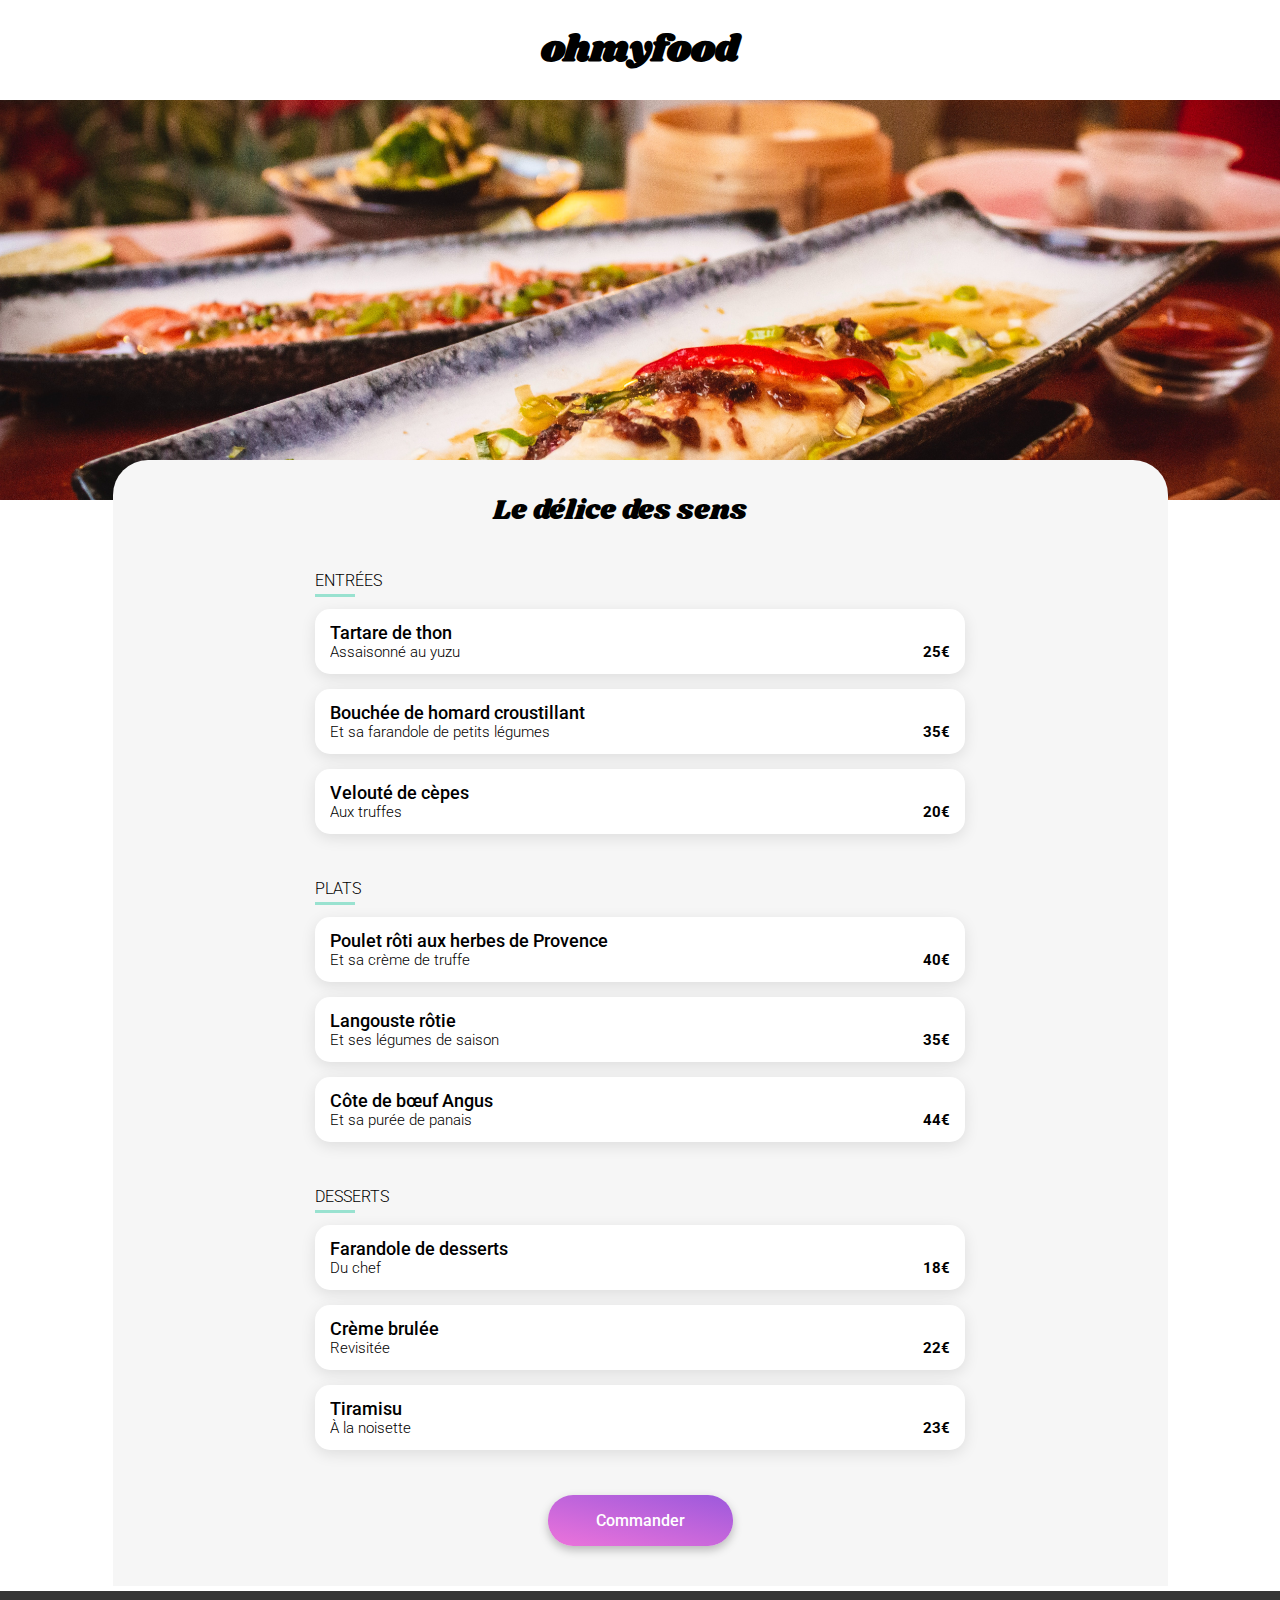
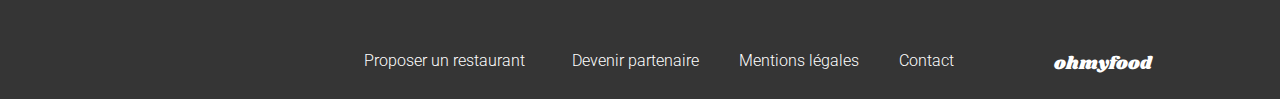
<file: le_delice_des_sens.html>
<!-- default html homepage -->
<!DOCTYPE html>
<html lang="fr">
  <head>
    <meta charset="UTF-8" />
    <title>ohmyfood - Le délice des sens</title>
    <link
      rel="stylesheet"
      href="https://cdnjs.cloudflare.com/ajax/libs/font-awesome/6.2.1/css/all.min.css"
      integrity="sha512-MV7K8+y+gLIBoVD59lQIYicR65iaqukzvf/nwasF0nqhPay5w/9lJmVM2hMDcnK1OnMGCdVK+iQrJ7lzPJQd1w=="
      crossorigin="anonymous"
      referrerpolicy="no-referrer"
    />
    <link rel="stylesheet" href="./assets/styles/styles.css" />
    <meta name="viewport" content="width=device-width, initial-scale=1" />
  </head>
  <body>
    <header>
      <div class="header-nav no-shadow">
        <a href="./index.html">
          <i class="header-arrow fa-solid fa-arrow-left fa-lg"></i>
        </a>
        <h1 class="header-logo">ohmyfood</h1>
      </div>
    </header>
    <section class="hero-image">
      <img
        src="assets/images/restaurants/louis-hansel-shotsoflouis-qNBGVyOCY8Q-unsplash.jpg"
        alt="La palette du gout"
        class="hero-image-img"
      />
    </section>
    <section class="menu">
      <div class="menu-title">
        <h1 class="menu-title-text">Le délice des sens</h1>
        <i class="fa-regular fa-heart fa-xl"></i>
      </div>
      <div class="menu-container">
        <h3 class="menu-container-title">Entrées</h3>
        <div class="menu-container-item">
          <div class="menu-container-item-content">
            <h4 class="menu-container-item-title">Tartare de thon</h4>
            <p class="menu-container-item-description">Assaisonné au yuzu</p>
          </div>
          <div class="menu-container-item-content2">
            <div class="menu-container-item-price">
              <p class="menu-container-item-price-text">25€</p>
            </div>
            <div class="menu-container-item-slider">
              <i class="fa-solid fa-check fa-sm"></i>
            </div>
          </div>
        </div>
        <div class="menu-container-item">
          <div class="menu-container-item-content">
            <h4 class="menu-container-item-title">
              Bouchée de homard croustillant
            </h4>
            <p class="menu-container-item-description">
              Et sa farandole de petits légumes
            </p>
          </div>
          <div class="menu-container-item-content2">
            <div class="menu-container-item-price">
              <p class="menu-container-item-price-text">35€</p>
            </div>
            <div class="menu-container-item-slider">
              <i class="fa-solid fa-check fa-sm"></i>
            </div>
          </div>
        </div>
        <div class="menu-container-item">
          <div class="menu-container-item-content">
            <h4 class="menu-container-item-title">Velouté de cèpes</h4>
            <p class="menu-container-item-description">Aux truffes</p>
          </div>
          <div class="menu-container-item-content2">
            <div class="menu-container-item-price">
              <p class="menu-container-item-price-text">20€</p>
            </div>
            <div class="menu-container-item-slider">
              <i class="fa-solid fa-check fa-sm"></i>
            </div>
          </div>
        </div>
      </div>
      <div class="menu-container">
        <h3 class="menu-container-title">Plats</h3>
        <div class="menu-container-item">
          <div class="menu-container-item-content">
            <h4 class="menu-container-item-title">
              Poulet rôti aux herbes de Provence
            </h4>
            <p class="menu-container-item-description">Et sa crème de truffe</p>
          </div>
          <div class="menu-container-item-content2">
            <div class="menu-container-item-price">
              <p class="menu-container-item-price-text">40€</p>
            </div>
            <div class="menu-container-item-slider">
              <i class="fa-solid fa-check fa-sm"></i>
            </div>
          </div>
        </div>
        <div class="menu-container-item">
          <div class="menu-container-item-content">
            <h4 class="menu-container-item-title">Langouste rôtie</h4>
            <p class="menu-container-item-description">
              Et ses légumes de saison
            </p>
          </div>
          <div class="menu-container-item-content2">
            <div class="menu-container-item-price">
              <p class="menu-container-item-price-text">35€</p>
            </div>
            <div class="menu-container-item-slider">
              <i class="fa-solid fa-check fa-sm"></i>
            </div>
          </div>
        </div>
        <div class="menu-container-item">
          <div class="menu-container-item-content">
            <h4 class="menu-container-item-title">Côte de bœuf Angus</h4>
            <p class="menu-container-item-description">Et sa purée de panais</p>
          </div>
          <div class="menu-container-item-content2">
            <div class="menu-container-item-price">
              <p class="menu-container-item-price-text">44€</p>
            </div>
            <div class="menu-container-item-slider">
              <i class="fa-solid fa-check fa-sm"></i>
            </div>
          </div>
        </div>
      </div>
      <div class="menu-container">
        <h3 class="menu-container-title">Desserts</h3>
        <div class="menu-container-item">
          <div class="menu-container-item-content">
            <h4 class="menu-container-item-title">Farandole de desserts</h4>
            <p class="menu-container-item-description">Du chef</p>
          </div>
          <div class="menu-container-item-content2">
            <div class="menu-container-item-price">
              <p class="menu-container-item-price-text">18€</p>
            </div>
            <div class="menu-container-item-slider">
              <i class="fa-solid fa-check fa-sm"></i>
            </div>
          </div>
        </div>
        <div class="menu-container-item">
          <div class="menu-container-item-content">
            <h4 class="menu-container-item-title">Crème brulée</h4>
            <p class="menu-container-item-description">Revisitée</p>
          </div>
          <div class="menu-container-item-content2">
            <div class="menu-container-item-price">
              <p class="menu-container-item-price-text">22€</p>
            </div>
            <div class="menu-container-item-slider">
              <i class="fa-solid fa-check fa-sm"></i>
            </div>
          </div>
        </div>
        <div class="menu-container-item">
          <div class="menu-container-item-content">
            <h4 class="menu-container-item-title">Tiramisu</h4>
            <p class="menu-container-item-description">À la noisette</p>
          </div>
          <div class="menu-container-item-content2">
            <div class="menu-container-item-price">
              <p class="menu-container-item-price-text">23€</p>
            </div>
            <div class="menu-container-item-slider">
              <i class="fa-solid fa-check fa-sm"></i>
            </div>
          </div>
        </div>
      </div>
      <a class="menu-button btn-main" href="#restaurants">Commander</a>
    </section>
    <footer class="footer">
      <p class="footer-logo">ohmyfood</p>
      <div class="footer-list">
        <a href="#" class="footer-item with-icon">
          <i class="fa-solid fa-utensils fa-sm"></i>
          Proposer un restaurant
        </a>
        <a class="footer-item with-icon" href="#">
          <i class="fa-solid fa-handshake-angle fa-2xs"></i>
          Devenir partenaire
        </a>
        <a class="footer-item" href="#"> Mentions légales </a>
        <a class="footer-item" href="mailto:exemple@exemple.com"> Contact </a>
      </div>
    </footer>
  </body>
</html>
</file>
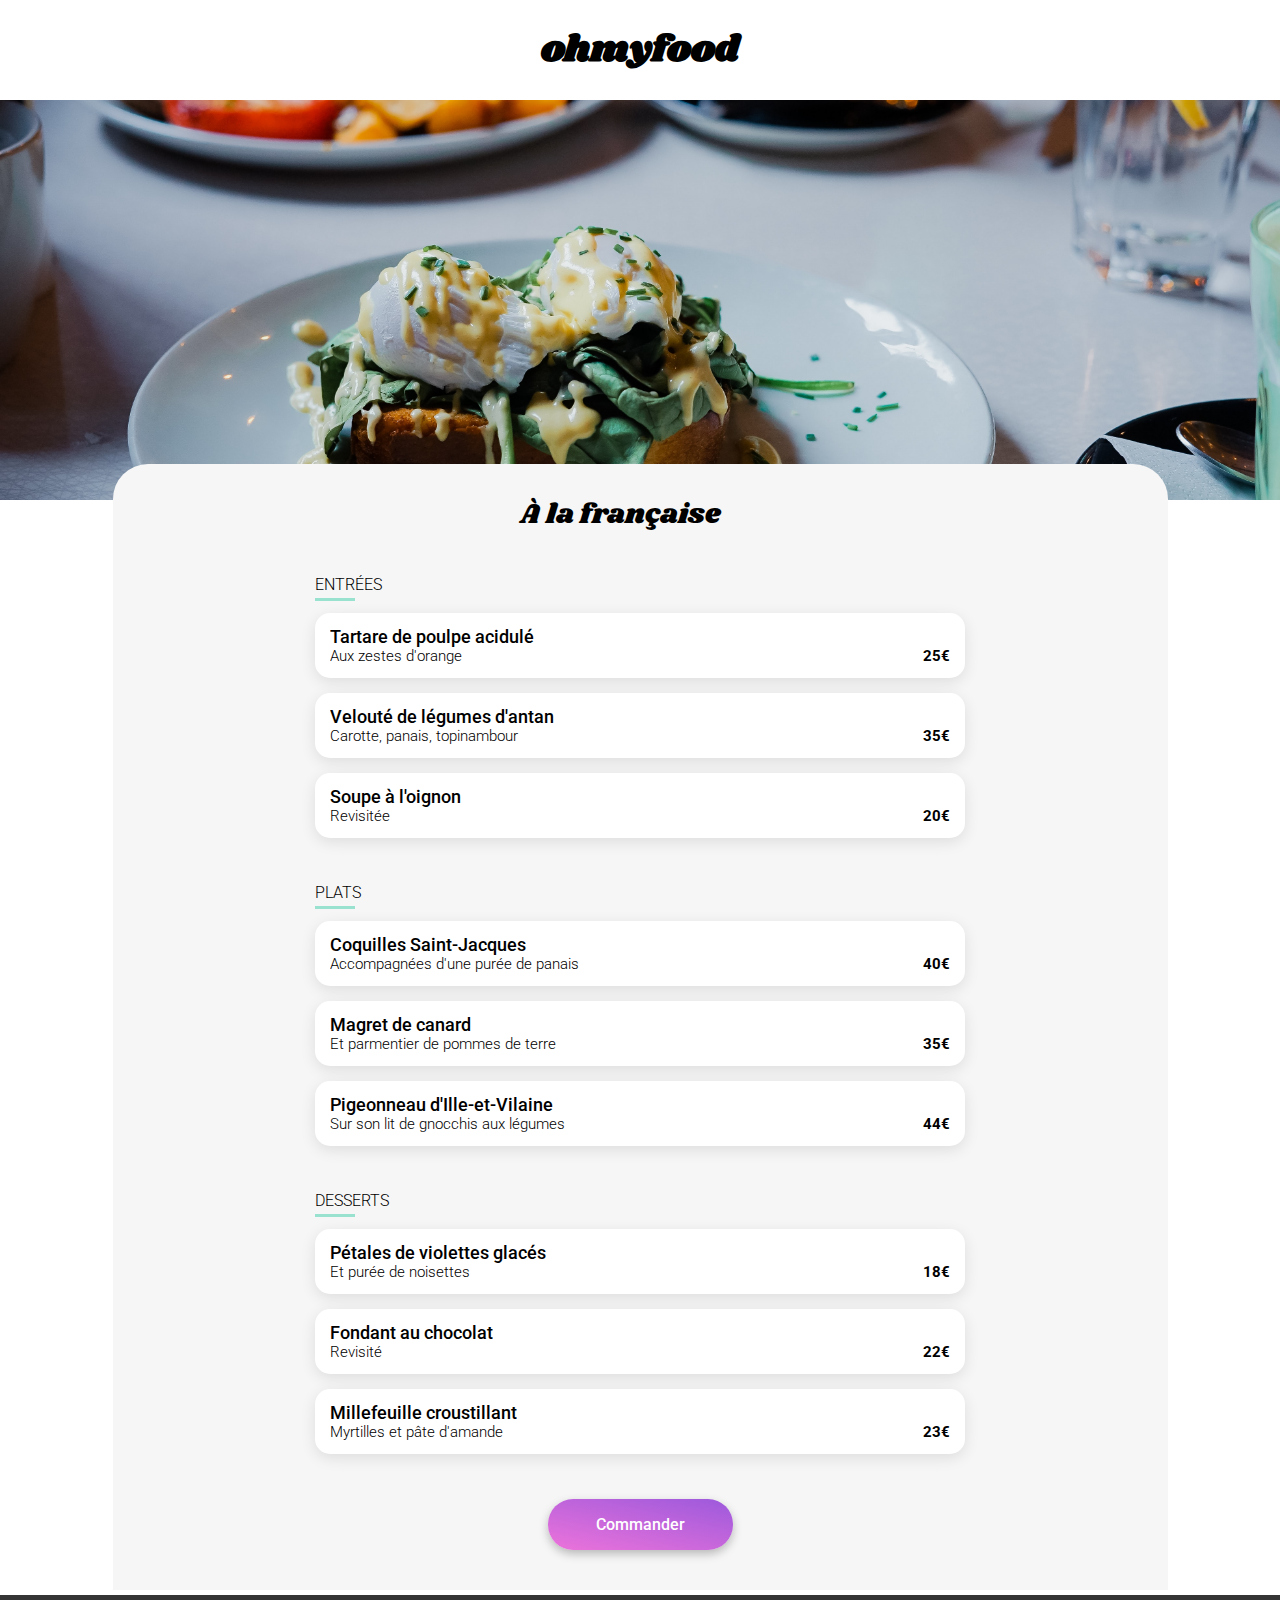
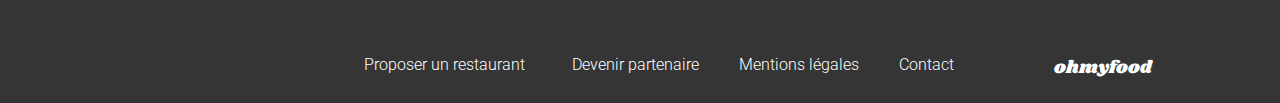
<file: restaurants/a_la_française.html>
<!DOCTYPE html>
<html lang="fr">
  <head>
    <meta charset="UTF-8" />
    <title>ohmyfood - À la française</title>
    <link
      rel="stylesheet"
      href="https://cdnjs.cloudflare.com/ajax/libs/font-awesome/6.2.1/css/all.min.css"
      integrity="sha512-MV7K8+y+gLIBoVD59lQIYicR65iaqukzvf/nwasF0nqhPay5w/9lJmVM2hMDcnK1OnMGCdVK+iQrJ7lzPJQd1w=="
      crossorigin="anonymous"
      referrerpolicy="no-referrer"
    />
    <link rel="stylesheet" href="../assets/styles/styles.css" />
    <meta name="viewport" content="width=device-width, initial-scale=1" />
  </head>
  <body>
    <header>
      <div class="header-nav no-shadow">
        <a href="../index.html">
          <i class="header-arrow fa-solid fa-arrow-left fa-lg"></i>
        </a>
        <h1 class="header-logo">ohmyfood</h1>
      </div>
    </header>
    <div class="hero-image">
      <img
        src="../assets/images/restaurants/toa-heftiba-DQKerTsQwi0-unsplash.jpg"
        alt="La palette du gout"
        class="hero-image-img"
      />
    </div>
    <section class="menu">
      <div class="menu-title">
        <h2 class="menu-title-text">À la française</h2>
        <i class="fa-regular fa-heart fa-xl"></i>
      </div>
      <div class="menu-container">
        <h3 class="menu-container-title">Entrées</h3>
        <div class="menu-container-item">
          <div class="menu-container-item-content">
            <h4 class="menu-container-item-title">Tartare de poulpe acidulé</h4>
            <p class="menu-container-item-description">Aux zestes d'orange</p>
          </div>
          <div class="menu-container-item-content2">
            <div class="menu-container-item-price">
              <p class="menu-container-item-price-text">25€</p>
            </div>
            <div class="menu-container-item-slider">
              <i class="fa-solid fa-check fa-sm"></i>
            </div>
          </div>
        </div>
        <div class="menu-container-item">
          <div class="menu-container-item-content">
            <h4 class="menu-container-item-title">
              Velouté de légumes d'antan
            </h4>
            <p class="menu-container-item-description">
              Carotte, panais, topinambour
            </p>
          </div>
          <div class="menu-container-item-content2">
            <div class="menu-container-item-price">
              <p class="menu-container-item-price-text">35€</p>
            </div>
            <div class="menu-container-item-slider">
              <i class="fa-solid fa-check fa-sm"></i>
            </div>
          </div>
        </div>
        <div class="menu-container-item">
          <div class="menu-container-item-content">
            <h4 class="menu-container-item-title">Soupe à l'oignon</h4>
            <p class="menu-container-item-description">Revisitée</p>
          </div>
          <div class="menu-container-item-content2">
            <div class="menu-container-item-price">
              <p class="menu-container-item-price-text">20€</p>
            </div>
            <div class="menu-container-item-slider">
              <i class="fa-solid fa-check fa-sm"></i>
            </div>
          </div>
        </div>
      </div>
      <div class="menu-container">
        <h3 class="menu-container-title">Plats</h3>
        <div class="menu-container-item">
          <div class="menu-container-item-content">
            <h4 class="menu-container-item-title">Coquilles Saint-Jacques</h4>
            <p class="menu-container-item-description">
              Accompagnées d'une purée de panais
            </p>
          </div>
          <div class="menu-container-item-content2">
            <div class="menu-container-item-price">
              <p class="menu-container-item-price-text">40€</p>
            </div>
            <div class="menu-container-item-slider">
              <i class="fa-solid fa-check fa-sm"></i>
            </div>
          </div>
        </div>
        <div class="menu-container-item">
          <div class="menu-container-item-content">
            <h4 class="menu-container-item-title">Magret de canard</h4>
            <p class="menu-container-item-description">
              Et parmentier de pommes de terre
            </p>
          </div>
          <div class="menu-container-item-content2">
            <div class="menu-container-item-price">
              <p class="menu-container-item-price-text">35€</p>
            </div>
            <div class="menu-container-item-slider">
              <i class="fa-solid fa-check fa-sm"></i>
            </div>
          </div>
        </div>
        <div class="menu-container-item">
          <div class="menu-container-item-content">
            <h4 class="menu-container-item-title">
              Pigeonneau d'Ille-et-Vilaine
            </h4>
            <p class="menu-container-item-description">
              Sur son lit de gnocchis aux légumes
            </p>
          </div>
          <div class="menu-container-item-content2">
            <div class="menu-container-item-price">
              <p class="menu-container-item-price-text">44€</p>
            </div>
            <div class="menu-container-item-slider">
              <i class="fa-solid fa-check fa-sm"></i>
            </div>
          </div>
        </div>
      </div>
      <div class="menu-container">
        <h3 class="menu-container-title">Desserts</h3>
        <div class="menu-container-item">
          <div class="menu-container-item-content">
            <h4 class="menu-container-item-title">
              Pétales de violettes glacés
            </h4>
            <p class="menu-container-item-description">Et purée de noisettes</p>
          </div>
          <div class="menu-container-item-content2">
            <div class="menu-container-item-price">
              <p class="menu-container-item-price-text">18€</p>
            </div>
            <div class="menu-container-item-slider">
              <i class="fa-solid fa-check fa-sm"></i>
            </div>
          </div>
        </div>
        <div class="menu-container-item">
          <div class="menu-container-item-content">
            <h4 class="menu-container-item-title">Fondant au chocolat</h4>
            <p class="menu-container-item-description">Revisité</p>
          </div>
          <div class="menu-container-item-content2">
            <div class="menu-container-item-price">
              <p class="menu-container-item-price-text">22€</p>
            </div>
            <div class="menu-container-item-slider">
              <i class="fa-solid fa-check fa-sm"></i>
            </div>
          </div>
        </div>
        <div class="menu-container-item">
          <div class="menu-container-item-content">
            <h4 class="menu-container-item-title">Millefeuille croustillant</h4>
            <p class="menu-container-item-description">
              Myrtilles et pâte d'amande
            </p>
          </div>
          <div class="menu-container-item-content2">
            <div class="menu-container-item-price">
              <p class="menu-container-item-price-text">23€</p>
            </div>
            <div class="menu-container-item-slider">
              <i class="fa-solid fa-check fa-sm"></i>
            </div>
          </div>
        </div>
      </div>
      <a class="menu-button btn-main" href="#restaurants">Commander</a>
    </section>
    <footer class="footer">
      <p class="footer-logo">ohmyfood</p>
      <div class="footer-list">
        <a href="#" class="footer-item with-icon">
          <i class="fa-solid fa-utensils fa-sm"></i>
          Proposer un restaurant
        </a>
        <a class="footer-item with-icon" href="#">
          <i class="fa-solid fa-handshake-angle fa-2xs"></i>
          Devenir partenaire
        </a>
        <a class="footer-item" href="#"> Mentions légales </a>
        <a class="footer-item" href="mailto:exemple@exemple.com"> Contact </a>
      </div>
    </footer>
  </body>
</html>
</file>
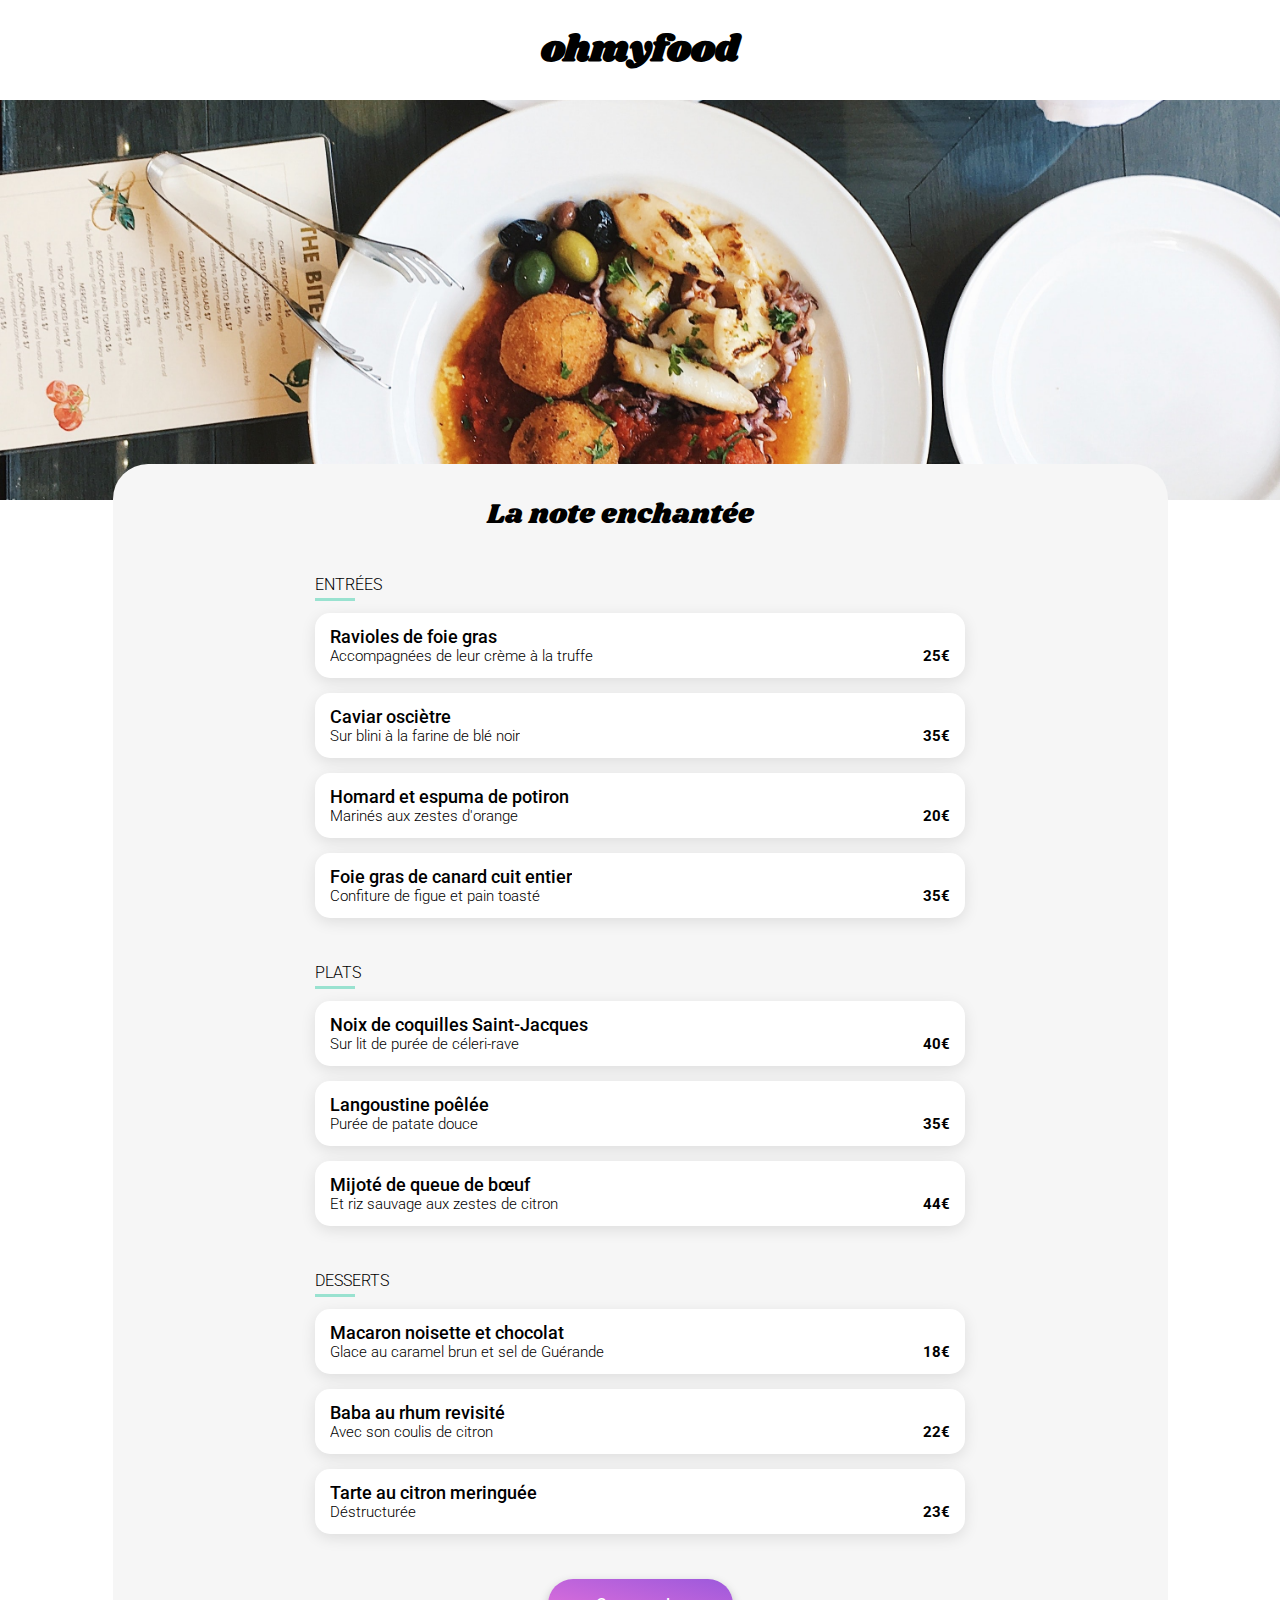
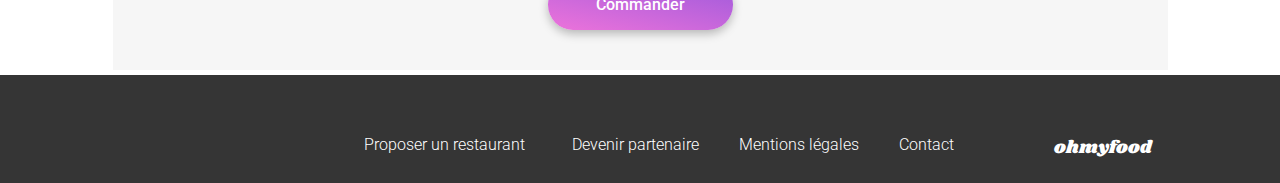
<file: restaurants/la_note_enchantée.html>
<!DOCTYPE html>
<html lang="fr">
  <head>
    <meta charset="UTF-8" />
    <title>ohmyfood - La note enchantée</title>
    <link
      rel="stylesheet"
      href="https://cdnjs.cloudflare.com/ajax/libs/font-awesome/6.2.1/css/all.min.css"
      integrity="sha512-MV7K8+y+gLIBoVD59lQIYicR65iaqukzvf/nwasF0nqhPay5w/9lJmVM2hMDcnK1OnMGCdVK+iQrJ7lzPJQd1w=="
      crossorigin="anonymous"
      referrerpolicy="no-referrer"
    />
    <link rel="stylesheet" href="../assets/styles/styles.css" />
    <meta name="viewport" content="width=device-width, initial-scale=1" />
  </head>
  <body>
    <header>
      <div class="header-nav no-shadow">
        <a href="../index.html">
          <i class="header-arrow fa-solid fa-arrow-left fa-lg"></i>
        </a>
        <h1 class="header-logo">ohmyfood</h1>
      </div>
    </header>
    <div class="hero-image">
      <img
        src="../assets/images/restaurants/stil-u2Lp8tXIcjw-unsplash.jpg"
        alt="La palette du gout"
        class="hero-image-img"
      />
    </div>
    <section class="menu">
      <div class="menu-title">
        <h2 class="menu-title-text">La note enchantée</h2>
        <i class="fa-regular fa-heart fa-xl"></i>
      </div>
      <div class="menu-container">
        <h3 class="menu-container-title">Entrées</h3>
        <div class="menu-container-item">
          <div class="menu-container-item-content">
            <h4 class="menu-container-item-title">Ravioles de foie gras</h4>
            <p class="menu-container-item-description">Accompagnées de leur crème à la truffe</p>
          </div>
          <div class="menu-container-item-content2">
            <div class="menu-container-item-price">
              <p class="menu-container-item-price-text">25€</p>
            </div>
            <div class="menu-container-item-slider">
              <i class="fa-solid fa-check fa-sm"></i>
            </div>
          </div>
        </div>
        <div class="menu-container-item">
          <div class="menu-container-item-content">
            <h4 class="menu-container-item-title">
              Caviar osciètre
            </h4>
            <p class="menu-container-item-description">
              Sur blini à la farine de blé noir
            </p>
          </div>
          <div class="menu-container-item-content2">
            <div class="menu-container-item-price">
              <p class="menu-container-item-price-text">35€</p>
            </div>
            <div class="menu-container-item-slider">
              <i class="fa-solid fa-check fa-sm"></i>
            </div>
          </div>
        </div>
        <div class="menu-container-item">
          <div class="menu-container-item-content">
            <h4 class="menu-container-item-title">Homard et espuma de potiron</h4>
            <p class="menu-container-item-description">Marinés aux zestes d'orange</p>
          </div>
          <div class="menu-container-item-content2">
            <div class="menu-container-item-price">
              <p class="menu-container-item-price-text">20€</p>
            </div>
            <div class="menu-container-item-slider">
              <i class="fa-solid fa-check fa-sm"></i>
            </div>
          </div>
        </div>
        <div class="menu-container-item">
          <div class="menu-container-item-content">
            <h4 class="menu-container-item-title">Foie gras de canard cuit entier</h4>
            <p class="menu-container-item-description">Confiture de figue et pain toasté</p>
          </div>
          <div class="menu-container-item-content2">
            <div class="menu-container-item-price">
              <p class="menu-container-item-price-text">35€</p>
            </div>
            <div class="menu-container-item-slider">
              <i class="fa-solid fa-check fa-sm"></i>
            </div>
          </div>
        </div>
      </div>
      <div class="menu-container">
        <h3 class="menu-container-title">Plats</h3>
        <div class="menu-container-item">
          <div class="menu-container-item-content">
            <h4 class="menu-container-item-title">
              Noix de coquilles Saint-Jacques
            </h4>
            <p class="menu-container-item-description">Sur lit de purée de céleri-rave</p>
          </div>
          <div class="menu-container-item-content2">
            <div class="menu-container-item-price">
              <p class="menu-container-item-price-text">40€</p>
            </div>
            <div class="menu-container-item-slider">
              <i class="fa-solid fa-check fa-sm"></i>
            </div>
          </div>
        </div>
        <div class="menu-container-item">
          <div class="menu-container-item-content">
            <h4 class="menu-container-item-title">Langoustine poêlée</h4>
            <p class="menu-container-item-description">
              Purée de patate douce
            </p>
          </div>
          <div class="menu-container-item-content2">
            <div class="menu-container-item-price">
              <p class="menu-container-item-price-text">35€</p>
            </div>
            <div class="menu-container-item-slider">
              <i class="fa-solid fa-check fa-sm"></i>
            </div>
          </div>
        </div>
        <div class="menu-container-item">
          <div class="menu-container-item-content">
            <h4 class="menu-container-item-title">Mijoté de queue de bœuf</h4>
            <p class="menu-container-item-description">Et riz sauvage aux zestes de citron</p>
          </div>
          <div class="menu-container-item-content2">
            <div class="menu-container-item-price">
              <p class="menu-container-item-price-text">44€</p>
            </div>
            <div class="menu-container-item-slider">
              <i class="fa-solid fa-check fa-sm"></i>
            </div>
          </div>
        </div>
      </div>
      <div class="menu-container">
        <h3 class="menu-container-title">Desserts</h3>
        <div class="menu-container-item">
          <div class="menu-container-item-content">
            <h4 class="menu-container-item-title">Macaron noisette et chocolat</h4>
            <p class="menu-container-item-description">Glace au caramel brun et sel de Guérande</p>
          </div>
          <div class="menu-container-item-content2">
            <div class="menu-container-item-price">
              <p class="menu-container-item-price-text">18€</p>
            </div>
            <div class="menu-container-item-slider">
              <i class="fa-solid fa-check fa-sm"></i>
            </div>
          </div>
        </div>
        <div class="menu-container-item">
          <div class="menu-container-item-content">
            <h4 class="menu-container-item-title">Baba au rhum revisité</h4>
            <p class="menu-container-item-description">Avec son coulis de citron</p>
          </div>
          <div class="menu-container-item-content2">
            <div class="menu-container-item-price">
              <p class="menu-container-item-price-text">22€</p>
            </div>
            <div class="menu-container-item-slider">
              <i class="fa-solid fa-check fa-sm"></i>
            </div>
          </div>
        </div>
        <div class="menu-container-item">
          <div class="menu-container-item-content">
            <h4 class="menu-container-item-title">Tarte au citron meringuée</h4>
            <p class="menu-container-item-description">Déstructurée</p>
          </div>
          <div class="menu-container-item-content2">
            <div class="menu-container-item-price">
              <p class="menu-container-item-price-text">23€</p>
            </div>
            <div class="menu-container-item-slider">
              <i class="fa-solid fa-check fa-sm"></i>
            </div>
          </div>
        </div>
      </div>
      <a class="menu-button btn-main" href="#restaurants">Commander</a>
    </section>
    <footer class="footer">
      <p class="footer-logo">ohmyfood</p>
      <div class="footer-list">
        <a href="#" class="footer-item with-icon">
          <i class="fa-solid fa-utensils fa-sm"></i>
          Proposer un restaurant
        </a>
        <a class="footer-item with-icon" href="#">
          <i class="fa-solid fa-handshake-angle fa-2xs"></i>
          Devenir partenaire
        </a>
        <a class="footer-item" href="#"> Mentions légales </a>
        <a class="footer-item" href="mailto:exemple@exemple.com"> Contact </a>
      </div>
    </footer>
  </body>
</html>
</file>
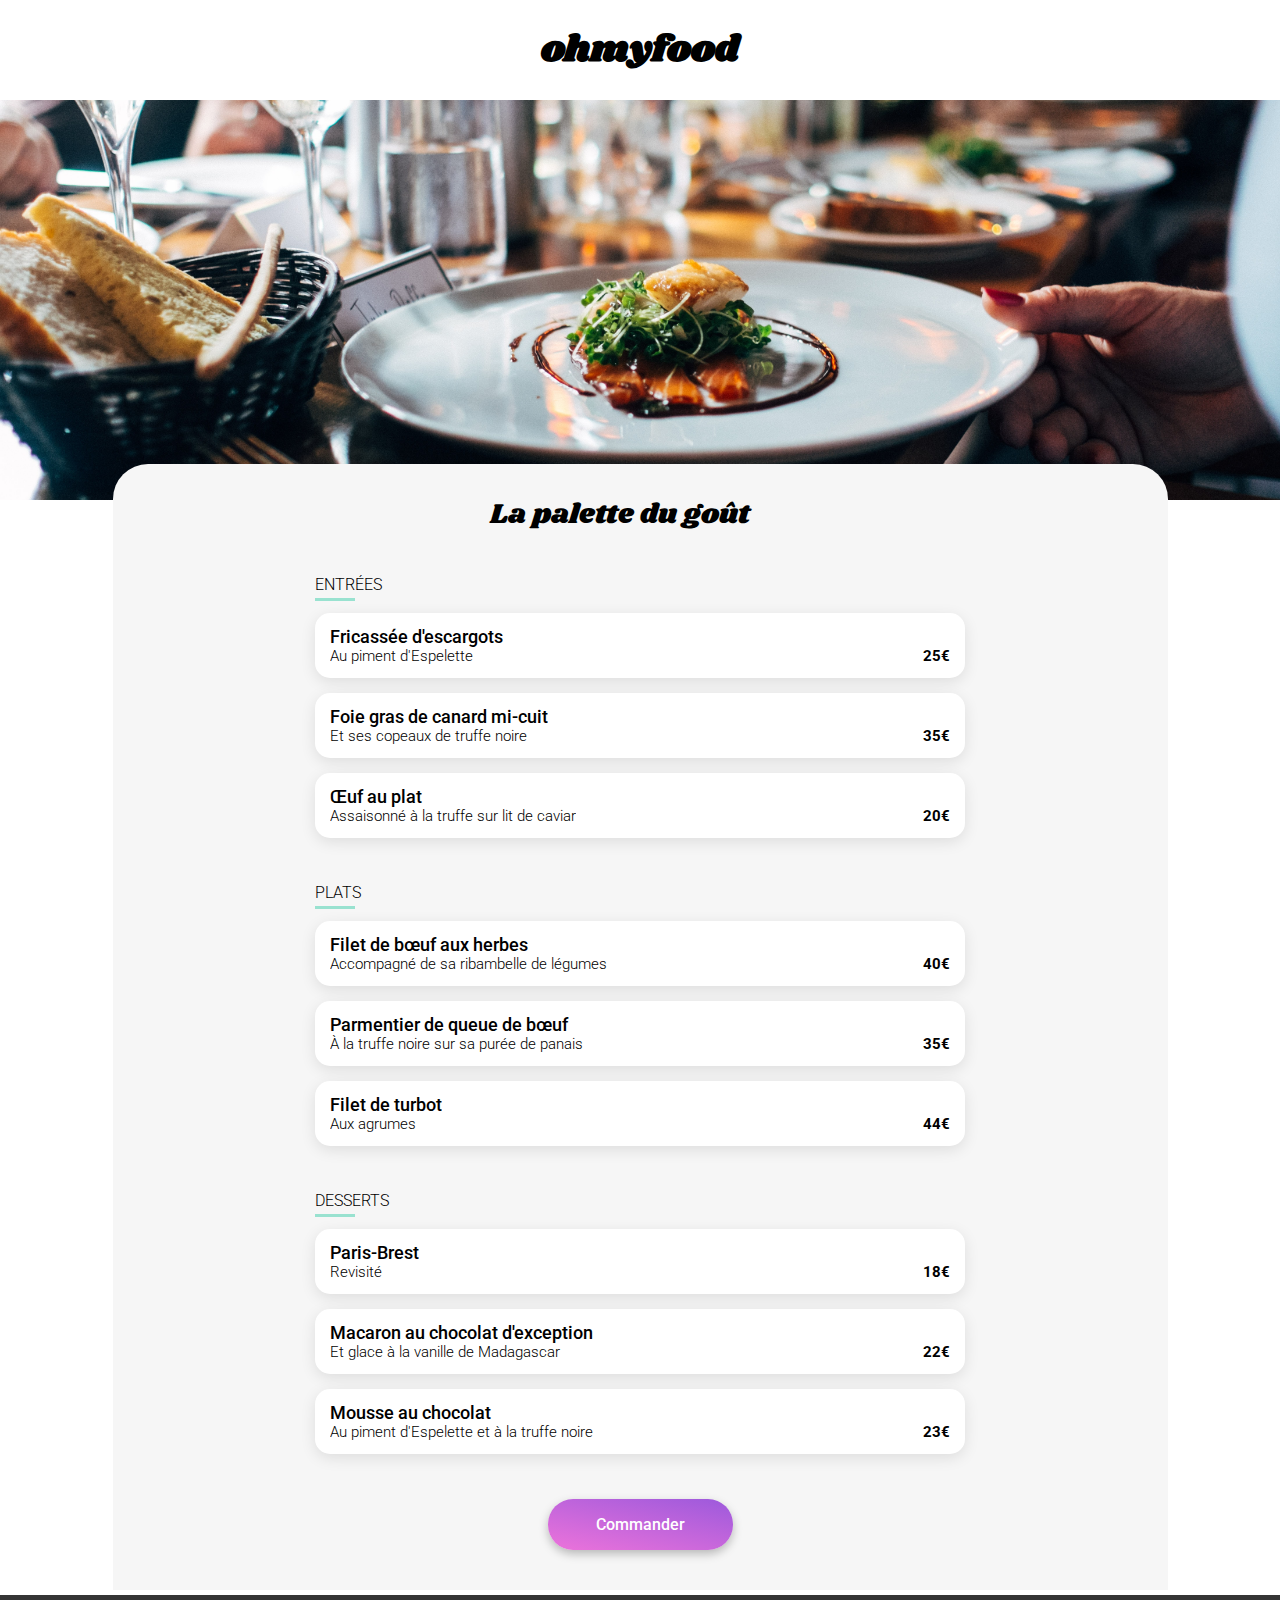
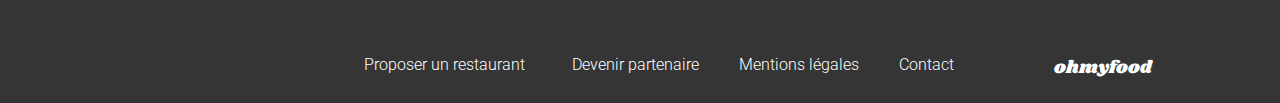
<file: restaurants/la_palette_du_gout.html>
<!DOCTYPE html>
<html lang="fr">
  <head>
    <meta charset="UTF-8" />
    <title>ohmyfood - La palette du gout</title>
    <link
      rel="stylesheet"
      href="https://cdnjs.cloudflare.com/ajax/libs/font-awesome/6.2.1/css/all.min.css"
      integrity="sha512-MV7K8+y+gLIBoVD59lQIYicR65iaqukzvf/nwasF0nqhPay5w/9lJmVM2hMDcnK1OnMGCdVK+iQrJ7lzPJQd1w=="
      crossorigin="anonymous"
      referrerpolicy="no-referrer"
    />
    <link rel="stylesheet" href="../assets/styles/styles.css" />
    <meta name="viewport" content="width=device-width, initial-scale=1" />
  </head>
  <body>
    <header>
      <div class="header-nav no-shadow">
        <a href="../index.html">
          <i class="header-arrow fa-solid fa-arrow-left fa-lg"></i>
        </a>
        <h1 class="header-logo">ohmyfood</h1>
      </div>
    </header>
    <div class="hero-image">
      <img
        src="../assets/images/restaurants/jay-wennington-N_Y88TWmGwA-unsplash.jpg"
        alt="La palette du gout"
        class="hero-image-img"
      />
    </div>
    <section class="menu">
      <div class="menu-title">
        <h2 class="menu-title-text">La palette du goût</h2>
        <i class="fa-regular fa-heart fa-xl"></i>
      </div>
      <div class="menu-container">
        <h3 class="menu-container-title">Entrées</h3>
        <div class="menu-container-item">
          <div class="menu-container-item-content">
            <h4 class="menu-container-item-title">Fricassée d'escargots</h4>
            <p class="menu-container-item-description">Au piment d'Espelette</p>
          </div>
          <div class="menu-container-item-content2">
            <div class="menu-container-item-price">
              <p class="menu-container-item-price-text">25€</p>
            </div>
            <div class="menu-container-item-slider">
              <i class="fa-solid fa-check fa-sm"></i>
            </div>
          </div>
        </div>
        <div class="menu-container-item">
          <div class="menu-container-item-content">
            <h4 class="menu-container-item-title">
              Foie gras de canard mi-cuit
            </h4>
            <p class="menu-container-item-description">
              Et ses copeaux de truffe noire
            </p>
          </div>
          <div class="menu-container-item-content2">
            <div class="menu-container-item-price">
              <p class="menu-container-item-price-text">35€</p>
            </div>
            <div class="menu-container-item-slider">
              <i class="fa-solid fa-check fa-sm"></i>
            </div>
          </div>
        </div>
        <div class="menu-container-item">
          <div class="menu-container-item-content">
            <h4 class="menu-container-item-title">Œuf au plat</h4>
            <p class="menu-container-item-description">
              Assaisonné à la truffe sur lit de caviar
            </p>
          </div>
          <div class="menu-container-item-content2">
            <div class="menu-container-item-price">
              <p class="menu-container-item-price-text">20€</p>
            </div>
            <div class="menu-container-item-slider">
              <i class="fa-solid fa-check fa-sm"></i>
            </div>
          </div>
        </div>
      </div>
      <div class="menu-container">
        <h3 class="menu-container-title">Plats</h3>
        <div class="menu-container-item">
          <div class="menu-container-item-content">
            <h4 class="menu-container-item-title">Filet de bœuf aux herbes</h4>
            <p class="menu-container-item-description">
              Accompagné de sa ribambelle de légumes
            </p>
          </div>
          <div class="menu-container-item-content2">
            <div class="menu-container-item-price">
              <p class="menu-container-item-price-text">40€</p>
            </div>
            <div class="menu-container-item-slider">
              <i class="fa-solid fa-check fa-sm"></i>
            </div>
          </div>
        </div>
        <div class="menu-container-item">
          <div class="menu-container-item-content">
            <h4 class="menu-container-item-title">
              Parmentier de queue de bœuf
            </h4>
            <p class="menu-container-item-description">
              À la truffe noire sur sa purée de panais
            </p>
          </div>
          <div class="menu-container-item-content2">
            <div class="menu-container-item-price">
              <p class="menu-container-item-price-text">35€</p>
            </div>
            <div class="menu-container-item-slider">
              <i class="fa-solid fa-check fa-sm"></i>
            </div>
          </div>
        </div>
        <div class="menu-container-item">
          <div class="menu-container-item-content">
            <h4 class="menu-container-item-title">Filet de turbot</h4>
            <p class="menu-container-item-description">Aux agrumes</p>
          </div>
          <div class="menu-container-item-content2">
            <div class="menu-container-item-price">
              <p class="menu-container-item-price-text">44€</p>
            </div>
            <div class="menu-container-item-slider">
              <i class="fa-solid fa-check fa-sm"></i>
            </div>
          </div>
        </div>
      </div>
      <div class="menu-container">
        <h3 class="menu-container-title">Desserts</h3>
        <div class="menu-container-item">
          <div class="menu-container-item-content">
            <h4 class="menu-container-item-title">Paris-Brest</h4>
            <p class="menu-container-item-description">Revisité</p>
          </div>
          <div class="menu-container-item-content2">
            <div class="menu-container-item-price">
              <p class="menu-container-item-price-text">18€</p>
            </div>
            <div class="menu-container-item-slider">
              <i class="fa-solid fa-check fa-sm"></i>
            </div>
          </div>
        </div>
        <div class="menu-container-item">
          <div class="menu-container-item-content">
            <h4 class="menu-container-item-title">
              Macaron au chocolat d'exception
            </h4>
            <p class="menu-container-item-description">
              Et glace à la vanille de Madagascar
            </p>
          </div>
          <div class="menu-container-item-content2">
            <div class="menu-container-item-price">
              <p class="menu-container-item-price-text">22€</p>
            </div>
            <div class="menu-container-item-slider">
              <i class="fa-solid fa-check fa-sm"></i>
            </div>
          </div>
        </div>
        <div class="menu-container-item">
          <div class="menu-container-item-content">
            <h4 class="menu-container-item-title">Mousse au chocolat</h4>
            <p class="menu-container-item-description">
              Au piment d'Espelette et à la truffe noire
            </p>
          </div>
          <div class="menu-container-item-content2">
            <div class="menu-container-item-price">
              <p class="menu-container-item-price-text">23€</p>
            </div>
            <div class="menu-container-item-slider">
              <i class="fa-solid fa-check fa-sm"></i>
            </div>
          </div>
        </div>
      </div>
      <a class="menu-button btn-main" href="#restaurants">Commander</a>
    </section>
    <footer class="footer">
      <p class="footer-logo">ohmyfood</p>
      <div class="footer-list">
        <a href="#" class="footer-item with-icon">
          <i class="fa-solid fa-utensils fa-sm"></i>
          Proposer un restaurant
        </a>
        <a class="footer-item with-icon" href="#">
          <i class="fa-solid fa-handshake-angle fa-2xs"></i>
          Devenir partenaire
        </a>
        <a class="footer-item" href="#"> Mentions légales </a>
        <a class="footer-item" href="mailto:exemple@exemple.com"> Contact </a>
      </div>
    </footer>
  </body>
</html>
</file>
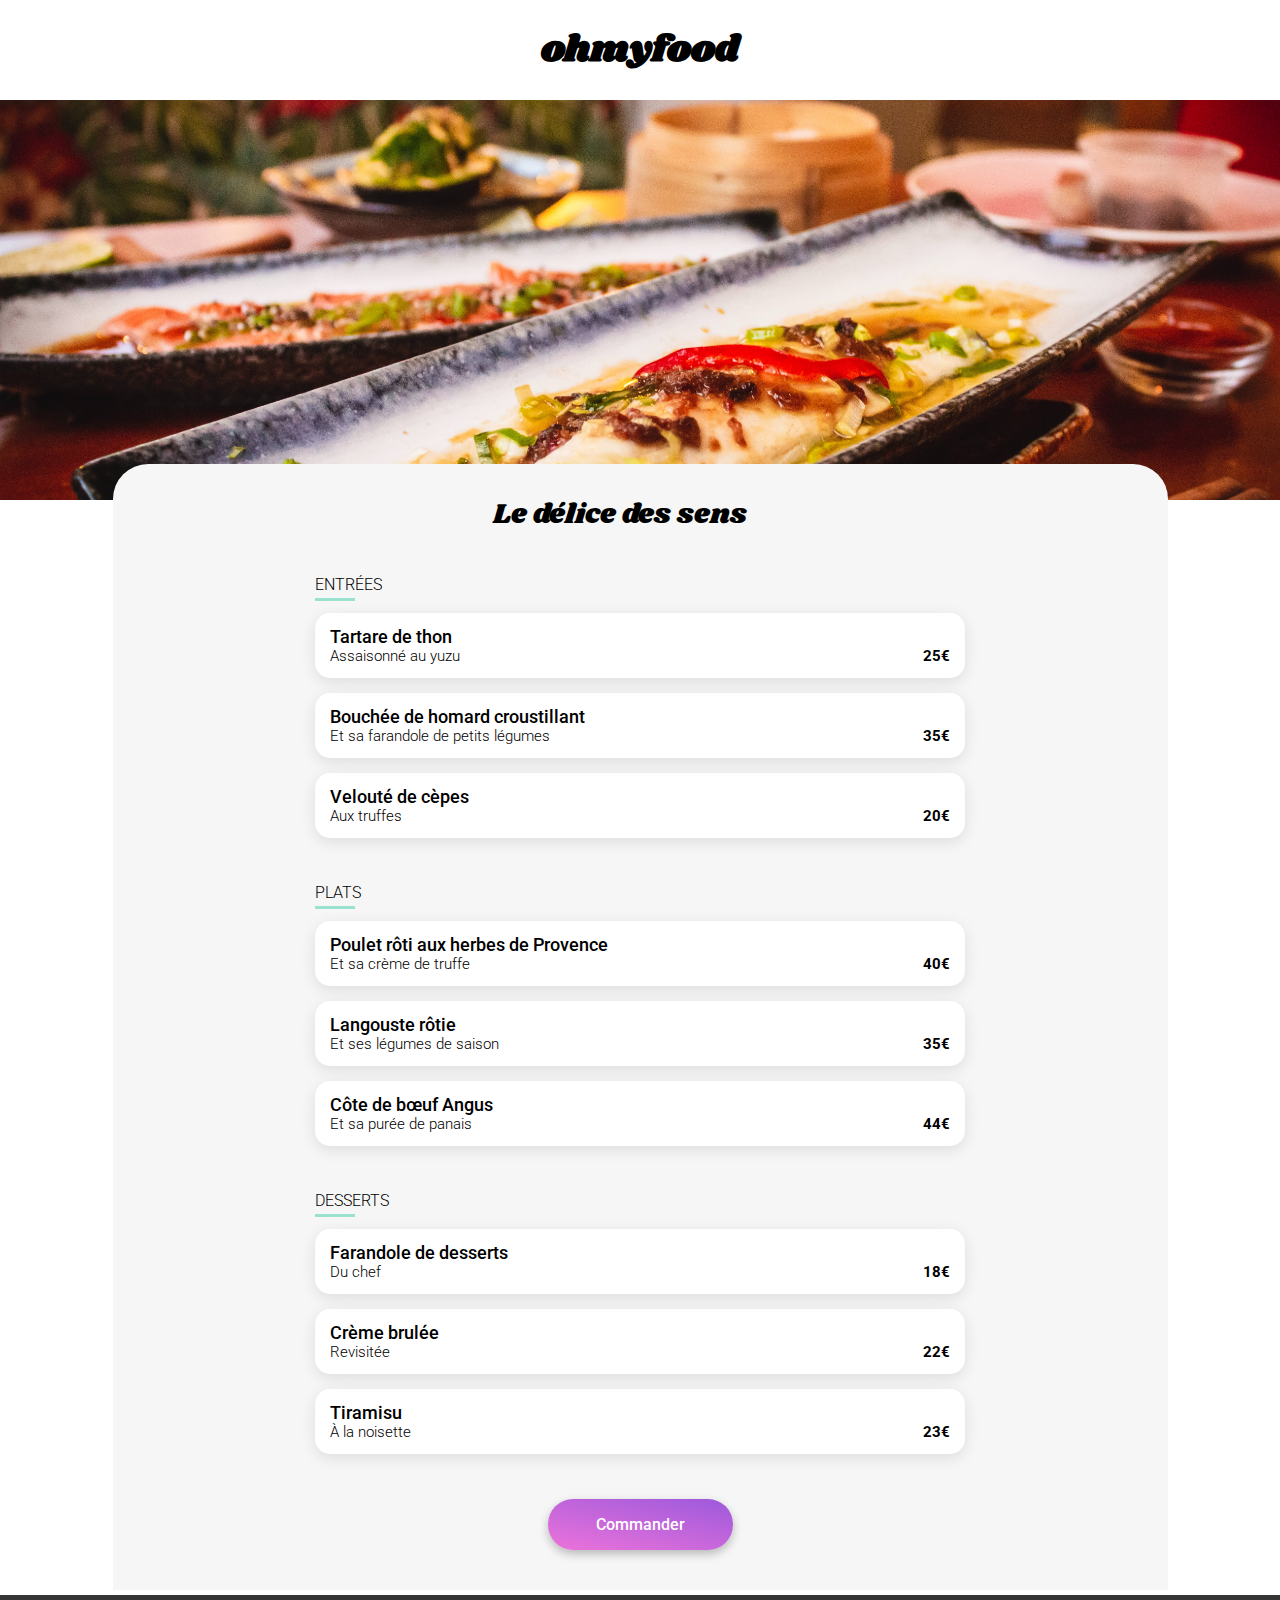
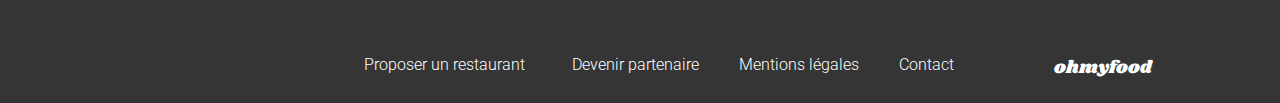
<file: restaurants/le_delice_des_sens.html>
<!DOCTYPE html>
<html lang="fr">
  <head>
    <meta charset="UTF-8" />
    <title>ohmyfood - Le délice des sens</title>
    <link
      rel="stylesheet"
      href="https://cdnjs.cloudflare.com/ajax/libs/font-awesome/6.2.1/css/all.min.css"
      integrity="sha512-MV7K8+y+gLIBoVD59lQIYicR65iaqukzvf/nwasF0nqhPay5w/9lJmVM2hMDcnK1OnMGCdVK+iQrJ7lzPJQd1w=="
      crossorigin="anonymous"
      referrerpolicy="no-referrer"
    />
    <link rel="stylesheet" href="../assets/styles/styles.css" />
    <meta name="viewport" content="width=device-width, initial-scale=1" />
  </head>
  <body>
    <header>
      <div class="header-nav no-shadow">
        <a href="../index.html">
          <i class="header-arrow fa-solid fa-arrow-left fa-lg"></i>
        </a>
        <h1 class="header-logo">ohmyfood</h1>
      </div>
    </header>
    <div class="hero-image">
      <img
        src="../assets/images/restaurants/louis-hansel-shotsoflouis-qNBGVyOCY8Q-unsplash.jpg"
        alt="La palette du gout"
        class="hero-image-img"
      />
    </div>
    <section class="menu">
      <div class="menu-title">
        <h2 class="menu-title-text">Le délice des sens</h2>
        <i class="fa-regular fa-heart fa-xl"></i>
      </div>
      <div class="menu-container">
        <h3 class="menu-container-title">Entrées</h3>
        <div class="menu-container-item">
          <div class="menu-container-item-content">
            <h4 class="menu-container-item-title">Tartare de thon</h4>
            <p class="menu-container-item-description">Assaisonné au yuzu</p>
          </div>
          <div class="menu-container-item-content2">
            <div class="menu-container-item-price">
              <p class="menu-container-item-price-text">25€</p>
            </div>
            <div class="menu-container-item-slider">
              <i class="fa-solid fa-check fa-sm"></i>
            </div>
          </div>
        </div>
        <div class="menu-container-item">
          <div class="menu-container-item-content">
            <h4 class="menu-container-item-title">
              Bouchée de homard croustillant
            </h4>
            <p class="menu-container-item-description">
              Et sa farandole de petits légumes
            </p>
          </div>
          <div class="menu-container-item-content2">
            <div class="menu-container-item-price">
              <p class="menu-container-item-price-text">35€</p>
            </div>
            <div class="menu-container-item-slider">
              <i class="fa-solid fa-check fa-sm"></i>
            </div>
          </div>
        </div>
        <div class="menu-container-item">
          <div class="menu-container-item-content">
            <h4 class="menu-container-item-title">Velouté de cèpes</h4>
            <p class="menu-container-item-description">Aux truffes</p>
          </div>
          <div class="menu-container-item-content2">
            <div class="menu-container-item-price">
              <p class="menu-container-item-price-text">20€</p>
            </div>
            <div class="menu-container-item-slider">
              <i class="fa-solid fa-check fa-sm"></i>
            </div>
          </div>
        </div>
      </div>
      <div class="menu-container">
        <h3 class="menu-container-title">Plats</h3>
        <div class="menu-container-item">
          <div class="menu-container-item-content">
            <h4 class="menu-container-item-title">
              Poulet rôti aux herbes de Provence
            </h4>
            <p class="menu-container-item-description">Et sa crème de truffe</p>
          </div>
          <div class="menu-container-item-content2">
            <div class="menu-container-item-price">
              <p class="menu-container-item-price-text">40€</p>
            </div>
            <div class="menu-container-item-slider">
              <i class="fa-solid fa-check fa-sm"></i>
            </div>
          </div>
        </div>
        <div class="menu-container-item">
          <div class="menu-container-item-content">
            <h4 class="menu-container-item-title">Langouste rôtie</h4>
            <p class="menu-container-item-description">
              Et ses légumes de saison
            </p>
          </div>
          <div class="menu-container-item-content2">
            <div class="menu-container-item-price">
              <p class="menu-container-item-price-text">35€</p>
            </div>
            <div class="menu-container-item-slider">
              <i class="fa-solid fa-check fa-sm"></i>
            </div>
          </div>
        </div>
        <div class="menu-container-item">
          <div class="menu-container-item-content">
            <h4 class="menu-container-item-title">Côte de bœuf Angus</h4>
            <p class="menu-container-item-description">Et sa purée de panais</p>
          </div>
          <div class="menu-container-item-content2">
            <div class="menu-container-item-price">
              <p class="menu-container-item-price-text">44€</p>
            </div>
            <div class="menu-container-item-slider">
              <i class="fa-solid fa-check fa-sm"></i>
            </div>
          </div>
        </div>
      </div>
      <div class="menu-container">
        <h3 class="menu-container-title">Desserts</h3>
        <div class="menu-container-item">
          <div class="menu-container-item-content">
            <h4 class="menu-container-item-title">Farandole de desserts</h4>
            <p class="menu-container-item-description">Du chef</p>
          </div>
          <div class="menu-container-item-content2">
            <div class="menu-container-item-price">
              <p class="menu-container-item-price-text">18€</p>
            </div>
            <div class="menu-container-item-slider">
              <i class="fa-solid fa-check fa-sm"></i>
            </div>
          </div>
        </div>
        <div class="menu-container-item">
          <div class="menu-container-item-content">
            <h4 class="menu-container-item-title">Crème brulée</h4>
            <p class="menu-container-item-description">Revisitée</p>
          </div>
          <div class="menu-container-item-content2">
            <div class="menu-container-item-price">
              <p class="menu-container-item-price-text">22€</p>
            </div>
            <div class="menu-container-item-slider">
              <i class="fa-solid fa-check fa-sm"></i>
            </div>
          </div>
        </div>
        <div class="menu-container-item">
          <div class="menu-container-item-content">
            <h4 class="menu-container-item-title">Tiramisu</h4>
            <p class="menu-container-item-description">À la noisette</p>
          </div>
          <div class="menu-container-item-content2">
            <div class="menu-container-item-price">
              <p class="menu-container-item-price-text">23€</p>
            </div>
            <div class="menu-container-item-slider">
              <i class="fa-solid fa-check fa-sm"></i>
            </div>
          </div>
        </div>
      </div>
      <a class="menu-button btn-main" href="#restaurants">Commander</a>
    </section>
    <footer class="footer">
      <p class="footer-logo">ohmyfood</p>
      <div class="footer-list">
        <a href="#" class="footer-item with-icon">
          <i class="fa-solid fa-utensils fa-sm"></i>
          Proposer un restaurant
        </a>
        <a class="footer-item with-icon" href="#">
          <i class="fa-solid fa-handshake-angle fa-2xs"></i>
          Devenir partenaire
        </a>
        <a class="footer-item" href="#"> Mentions légales </a>
        <a class="footer-item" href="mailto:exemple@exemple.com"> Contact </a>
      </div>
    </footer>
  </body>
</html>
</file>
<file: assets/styles/styles.css>
@import url("https://fonts.googleapis.com/css2?family=Roboto:wght@300;400;500;700");
@import url("https://fonts.googleapis.com/css2?family=Shrikhand:wght@300;400;500;700");
@keyframes like-anim-in {
  0% {
    opacity: 0;
  }
  100% {
    font-weight: bold;
    background: linear-gradient(193deg, #9356dc -11.44%, #ff79da 123.93%);
    -webkit-background-clip: text;
    -webkit-text-fill-color: transparent;
    opacity: 1;
  }
}
@keyframes like-anim-out {
  0% {
    font-weight: bold;
    background: linear-gradient(193deg, #9356dc -11.44%, #ff79da 123.93%);
    -webkit-background-clip: text;
    -webkit-text-fill-color: transparent;
    opacity: 1;
  }
  100% {
    font-weight: bold;
    background: linear-gradient(193deg, #9356dc -11.44%, #ff79da 123.93%);
    -webkit-background-clip: text;
    -webkit-text-fill-color: transparent;
    opacity: 0;
  }
}
@keyframes slide-down {
  0% {
    opacity: 0;
    transform: translateY(-20%);
  }
  100% {
    opacity: 1;
    transform: translateY(0);
  }
}
@keyframes slide-right-green-block {
  0% {
    width: 0;
  }
  100% {
    width: 5.9rem;
  }
}
@keyframes slide-right-green-block-out {
  0% {
    width: 5.9rem;
  }
  100% {
    width: 0;
  }
}
*,
*::before,
*::after {
  box-sizing: border-box;
  margin: 0;
  padding: 0;
  border: 0;
  font-size: 100%;
  background: none;
}

html {
  font-family: "Roboto", sans-serif;
  font-size: 62.5%;
}

body {
  font-size: 1.7rem;
}

a {
  text-decoration: none;
  color: #000;
}

section {
  display: flex;
  justify-content: center;
}

.container {
  width: 100%;
  max-width: 1080px;
}

body {
  display: flex;
  flex-direction: column;
}

h1 {
  font-family: "Shrikhand", cursive;
  font-size: 3rem;
}

h2 {
  font-family: "Shrikhand", cursive;
  font-size: 2.8rem;
  font-weight: 400;
}

h3 {
  font-size: 2.4rem;
  font-weight: 700;
}

h4 {
  font-size: 1.8rem;
  font-weight: 700;
}

p {
  font-weight: 300;
}

.btn-main {
  font-size: 1.6rem;
  font-weight: 500;
  color: #fff;
  background: linear-gradient(193deg, #9356dc -11.44%, #ff79da 123.93%);
  padding: 1.4rem 2rem;
  border-radius: 25px;
  box-shadow: 0px 4px 10px 0px rgba(0, 0, 0, 0.25);
  animation: btn-main-animation-out 1s cubic-bezier(0.25, 0.46, 0.45, 0.94) both;
}
.btn-main:hover {
  animation: btn-main-animation 0.5s cubic-bezier(0.25, 0.46, 0.45, 0.94) both;
}

@keyframes btn-main-animation {
  to {
    box-shadow: 0 0 15px 0px rgba(0, 0, 0, 0.35);
    opacity: 0.85;
  }
}
@keyframes btn-main-animation-out {
  from {
    box-shadow: 0 0 15px 0px rgba(0, 0, 0, 0.35);
    opacity: 0.85;
  }
  to {
    box-shadow: 0px 4px 10px 0px rgba(0, 0, 0, 0.25);
    opacity: 1;
  }
}
.hero {
  background: #f6f6f6;
}
.hero-container {
  display: flex;
  flex-direction: column;
  justify-content: center;
  align-items: center;
  padding: 4rem 2rem 6.5rem 2rem;
}
@media (min-width: 1080px) {
  .hero-container {
    padding: 4rem 0 3.5rem 0;
  }
}
.hero-title {
  margin-bottom: 1.4rem;
  text-align: center;
  padding: 0 10vw;
}
@media (min-width: 1080px) {
  .hero-title {
    font-size: 4rem;
  }
}
.hero-subtitle {
  margin-bottom: 3rem;
  text-align: center;
  font-size: 1.8rem;
  padding: 0 3vw;
  color: #353535;
}
@media (min-width: 1080px) {
  .hero-subtitle {
    margin-top: 1.5rem;
  }
}

.hero-image-img {
  width: 100%;
  height: 100%;
  min-height: 27.5rem;
  max-height: 40rem;
  -o-object-fit: cover;
     object-fit: cover;
  -o-object-position: center;
     object-position: center;
}

.fonctionnement-container {
  display: flex;
  flex-direction: column;
  gap: 3rem;
  padding: 5rem 2rem 7rem 2rem;
}
@media (min-width: 1080px) {
  .fonctionnement-container {
    padding: 5rem 0 6rem 0;
  }
}
.fonctionnement-list {
  display: flex;
  flex-direction: column;
  gap: 2.5rem;
  margin: 0 0 0 1rem;
}
@media (min-width: 1080px) {
  .fonctionnement-list {
    flex-direction: row;
    gap: 4rem;
  }
}
.fonctionnement-item {
  display: flex;
  flex-direction: row;
  background-color: #f6f6f6;
  box-shadow: 0px 4px 15px 0px rgba(0, 0, 0, 0.15);
  border-radius: 20px;
  padding: 2.5rem 3.8rem 2.5rem 0;
  gap: 2rem;
}
@media (min-width: 1080px) {
  .fonctionnement-item {
    flex: 1 1 33%;
  }
}
.fonctionnement-item i {
  color: #7e7e7e;
  display: flex;
  justify-content: center;
  align-items: center;
}
.fonctionnement-item:hover {
  cursor: pointer;
  box-shadow: 0px 4px 15px 0px rgba(0, 0, 0, 0.25);
  transition: all 0.5s ease-in-out;
}
.fonctionnement-item:hover i {
  transition: all 0.5s ease-in-out;
  color: #9356dc;
}
.fonctionnement-item p {
  font-size: 1.6rem;
  font-weight: 500;
  display: flex;
  align-items: flex-end;
}
.fonctionnement-item::before {
  content: "1";
  color: #fff;
  background: #9356dc;
  z-index: 9;
  position: relative;
  left: -1.3rem;
  width: 2.4rem;
  height: 2.4rem;
  border-radius: 50%;
  display: flex;
  justify-content: center;
  align-items: center;
  font-size: 1.4rem;
  font-weight: 500;
}
.fonctionnement-item:nth-child(2)::before {
  content: "2";
}
.fonctionnement-item:nth-child(3)::before {
  content: "3";
}

.restaurants {
  background-color: #f6f6f6;
}
.restaurants-container {
  display: flex;
  flex-direction: column;
  padding: 5rem 2rem 8rem 2rem;
}
@media (min-width: 1080px) {
  .restaurants-container {
    padding: 5rem 0 8rem 0;
  }
}
.restaurants-list {
  display: flex;
  flex-direction: column;
  gap: 2rem;
  padding-top: 2rem;
}
@media (min-width: 1080px) {
  .restaurants-list {
    flex-direction: row;
    flex-wrap: wrap;
    gap: 5rem 9rem;
  }
}
.restaurants-list .restaurants-item {
  position: relative;
  width: 100%;
  background-color: #fff;
  border-radius: 15px;
  box-shadow: 0px 4px 15px 0px rgba(0, 0, 0, 0.1);
}
@media (min-width: 1080px) {
  .restaurants-list .restaurants-item {
    flex: 1 1 40%;
  }
}
.restaurants-list .restaurants-item-img img {
  width: 100%;
  height: 45vw;
  -o-object-fit: cover;
     object-fit: cover;
  border-radius: 15px 15px 0 0;
}
@media (min-width: 1024px) {
  .restaurants-list .restaurants-item-img img {
    height: 20rem;
  }
}
.restaurants-list .restaurants-item-content {
  padding: 1.6rem 1.3rem 1.6rem 1.3rem;
  display: flex;
  flex-direction: row;
  justify-content: space-between;
}
.restaurants-list .restaurants-item-content-subtitle {
  font-size: 1.7rem;
}
.restaurants-list .restaurants-item-content-like {
  margin-right: 1.3rem;
}
.restaurants-list .restaurants-item-content-like i {
  color: #000;
  height: 25.5px;
  display: flex;
  justify-content: center;
  align-items: center;
  animation: like-anim-out ease 0.5s;
}
.restaurants-list .restaurants-item-content-like i:hover {
  cursor: pointer;
  font-weight: bold;
  background: linear-gradient(193deg, #9356dc -11.44%, #ff79da 123.93%);
  -webkit-background-clip: text;
  -webkit-text-fill-color: transparent;
  animation: like-anim-in ease 0.7s;
}
.restaurants-list .restaurants-item:nth-child(1):before, .restaurants-list .restaurants-item:nth-child(2):before {
  content: "Nouveau";
  position: absolute;
  display: flex;
  justify-content: center;
  align-items: center;
  top: 0;
  right: 0;
  background: #99e2d0;
  font-size: 1.4rem;
  font-weight: 500;
  color: #008766;
  width: 8rem;
  height: 2.9rem;
  margin: 1.5rem;
}
.restaurants-list .restaurants-item:first-child {
  animation: slide-down 1s 0.3s both;
}
.restaurants-list .restaurants-item:nth-child(2) {
  animation: slide-down 1s 0.6s both;
}
.restaurants-list .restaurants-item:nth-child(3) {
  animation: slide-down 1s 0.9s both;
}
.restaurants-list .restaurants-item:nth-child(4) {
  animation: slide-down 1s 1.2s both;
}

.menu {
  display: flex;
  flex-direction: column;
  align-items: center;
  background-color: #f6f6f6;
  position: relative;
  top: -4rem;
  border-radius: 3.5rem 3.5rem 0 0;
  padding: 2rem 1.5rem 4rem 1.5rem;
  gap: 3rem;
  margin-bottom: -3.5rem;
  width: 100%;
  max-width: 105.5rem;
  align-self: center;
}
.menu-title {
  display: flex;
  flex-direction: row;
  justify-content: center;
  gap: 4rem;
  margin: 1rem 0;
}
.menu-title h1 {
  font-size: 2.8rem;
  font-weight: 400;
}
.menu-title i {
  color: #000;
  height: 25.5px;
  display: flex;
  justify-content: center;
  align-items: center;
  margin-top: 0.7rem;
  animation: like-anim-out ease 0.5s;
}
.menu-title i:hover {
  cursor: pointer;
  font-weight: bold;
  background: linear-gradient(193deg, #9356dc -11.44%, #ff79da 123.93%);
  -webkit-background-clip: text;
  -webkit-text-fill-color: transparent;
  animation: like-anim-in ease 0.7s;
}
.menu-container {
  width: 100%;
  max-width: 65rem;
}
.menu-container-title {
  font-size: 1.6rem;
  font-weight: 300;
  text-transform: uppercase;
  position: relative;
  padding-bottom: 0.7rem;
  margin-bottom: 1.2rem;
}
.menu-container-title::after {
  content: "";
  position: absolute;
  bottom: 0;
  left: 0;
  width: 4rem;
  height: 0.3rem;
  background-color: #99e2d0;
}
.menu-container-item {
  background-color: #fff;
  margin-bottom: 1.5rem;
  display: flex;
  flex-direction: row;
  justify-content: space-between;
  border-radius: 1.5rem;
  box-shadow: 0 4px 15px 0 rgba(0, 0, 0, 0.1);
  overflow: hidden;
}
.menu-container-item:hover .menu-container-item-content {
  max-width: 70%;
}
.menu-container-item-content {
  padding: 1.3rem 1.5rem;
  max-width: 90%;
}
.menu-container-item-title {
  font-size: 1.8rem;
  font-weight: 500;
  text-overflow: ellipsis;
  overflow: hidden;
  white-space: nowrap;
}
.menu-container-item-description {
  font-size: 1.5rem;
  font-weight: 300;
  text-overflow: ellipsis;
  overflow: hidden;
  white-space: nowrap;
}
.menu-container-item-price {
  padding: 1.3rem 1.5rem 1.3rem 0;
  display: flex;
  align-items: end;
}
.menu-container-item-price-text {
  font-size: 1.5rem;
  font-weight: 700;
}
.menu-container-item-content2 {
  display: flex;
  flex-direction: row;
}
.menu-container-item-slider {
  display: flex;
  justify-content: center;
  align-items: center;
  height: 6.45rem;
  width: 0;
  background-color: #99e2d0;
  border-radius: 0 1.5rem 1.5rem 0;
  animation: slide-right-green-block-out 0.3s 0.1s both;
}
.menu-container-item-slider i {
  color: #99e2d0;
  width: 2rem;
  height: 2rem;
  overflow: hidden;
  border-radius: 50%;
  background-color: #fff;
  display: flex;
  justify-content: center;
  align-items: center;
}
.menu-container-item:hover .menu-container-item-slider {
  animation: slide-right-green-block 0.3s 0.1s both;
}
.menu-container:nth-child(2) {
  animation: slide-down 1s 0.3s both;
}
.menu-container:nth-child(3) {
  animation: slide-down 1s 0.6s both;
}
.menu-container:nth-child(4) {
  animation: slide-down 1s 0.9s both;
}
.menu-button {
  padding: 1.6rem 4.8rem;
}

.loader-container {
  position: fixed;
  top: 0;
  left: 0;
  right: 0;
  bottom: 0;
  background: rgba(255, 255, 255, 0.6);
  z-index: 9;
}

.loader {
  height: 25px;
  width: 250px;
  position: absolute;
  top: 0;
  bottom: 0;
  left: 0;
  right: 0;
  margin: auto;
}
.loader--dot {
  animation: loader 3s infinite;
  height: 25px;
  width: 25px;
  border-radius: 100%;
  position: absolute;
}
.loader--dot:first-child {
  background-color: #9356dc;
  animation-delay: 0.5s;
}
.loader--dot:nth-child(2) {
  background-color: #ff79da;
  animation-delay: 0.4s;
}
.loader--dot:nth-child(3) {
  background-color: #99e2d0;
  animation-delay: 0.3s;
}
.loader--dot:nth-child(4) {
  background-color: #9356dc;
  animation-delay: 0.2s;
}
.loader--dot:nth-child(5) {
  background-color: #ff79da;
  animation-delay: 0.1s;
}
.loader--dot:nth-child(6) {
  background-color: #99e2d0;
  animation-delay: 0s;
}
.loader--text {
  position: absolute;
  top: 150%;
  left: 0;
  right: 0;
  text-align: center;
  margin: auto;
  font-family: Shrikhand;
  font-size: 3rem;
}

@keyframes loader {
  15% {
    transform: translateX(0);
  }
  45% {
    transform: translateX(225px);
  }
  65% {
    transform: translateX(225px);
  }
  95% {
    transform: translateX(0);
  }
}
.hide {
  animation: hide 0s 3s both;
}

@keyframes hide {
  to {
    width: 0;
    height: 0;
    overflow: hidden;
  }
}
header .header-nav {
  display: flex;
  justify-content: center;
  align-items: center;
  height: 6.3rem;
  box-shadow: 0px 4px 4px 0px rgba(0, 0, 0, 0.15);
}
@media (min-width: 1024px) {
  header .header-nav {
    padding: 5rem 0;
  }
}
@media (min-width: 1080px) {
  header .header-logo {
    font-size: 3.7rem;
  }
}
header .header-arrow {
  position: absolute;
  left: 2.5vw;
}
@media (max-width: 1080px) {
  header .header-arrow {
    left: 2.5rem;
  }
}
header input[type=text]:focus {
  border: none;
  outline: none;
}
header .location-bar {
  height: 4.6rem;
  display: flex;
  justify-content: center;
  align-items: center;
  background-color: #eaeaea;
  gap: 1.7rem;
  margin-top: 0.4rem;
  padding-bottom: 0.2rem;
}
header .location-bar .location-title {
  font-size: 1.6rem;
  font-weight: 400;
  width: 12rem;
}
header .location-bar .location-title::-moz-placeholder {
  color: #353535;
}
header .location-bar .location-title::placeholder {
  color: #353535;
}
header .location-bar i {
  color: #353535;
}
header .no-shadow {
  box-shadow: none;
}

.footer {
  display: flex;
  flex-direction: column;
  background-color: #353535;
  padding: 2.2rem 2.5rem;
  gap: 1.6rem;
}
@media (min-width: 950px) {
  .footer {
    flex-direction: row-reverse;
    gap: 10rem;
    padding-right: 10vw;
    padding-top: 6rem;
  }
}
.footer-logo {
  font-family: "Shrikhand", cursive;
  font-size: 1.8rem;
  font-weight: 400;
  color: #fff;
}
.footer-list {
  display: flex;
  flex-direction: column;
  gap: 0.7rem;
}
@media (min-width: 680px) {
  .footer-list {
    flex-direction: row;
    justify-content: space-between;
    gap: 4rem;
  }
}
.footer-item {
  font-size: 1.6rem;
  font-weight: 300;
  color: #fff;
}
.footer .with-icon {
  display: flex;
  gap: 0.7rem;
}
.footer i {
  color: #fff;
  display: flex;
  justify-content: center;
  align-items: center;
}/*# sourceMappingURL=styles.css.map */
</file>
